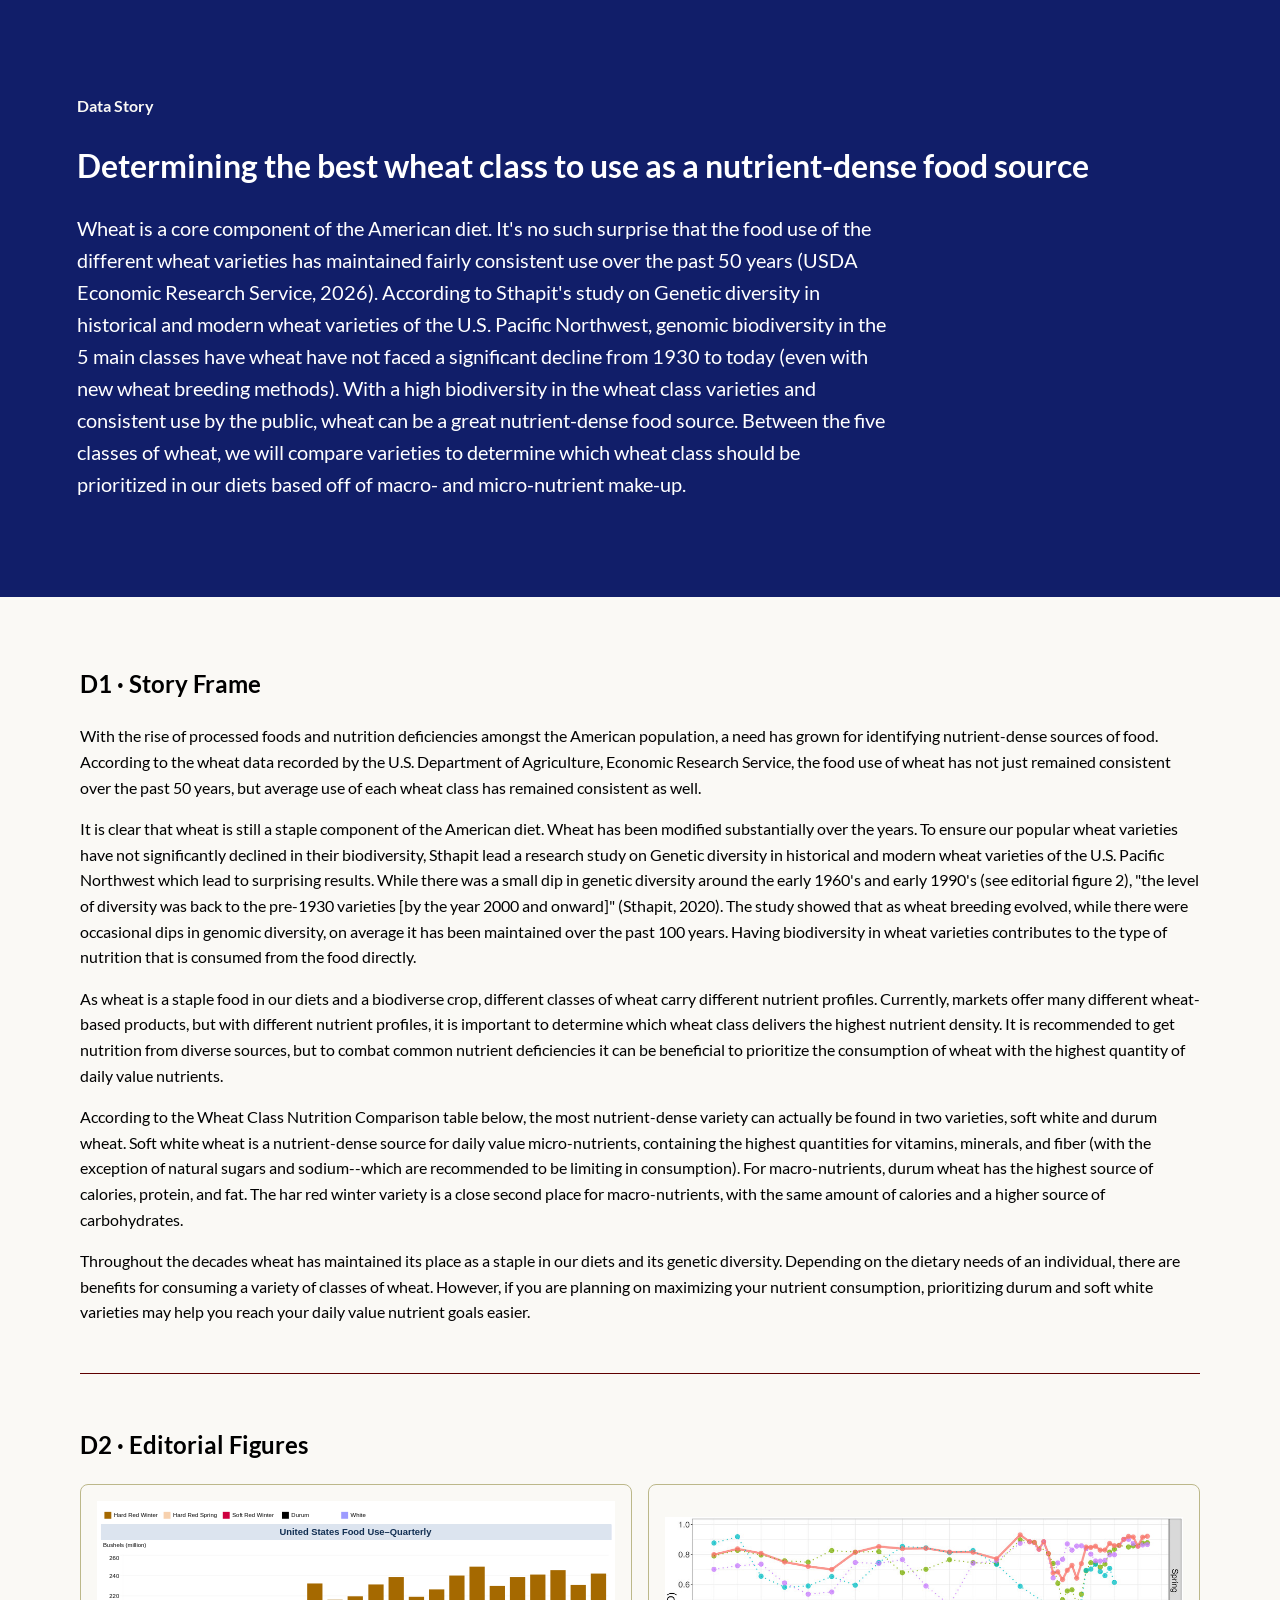
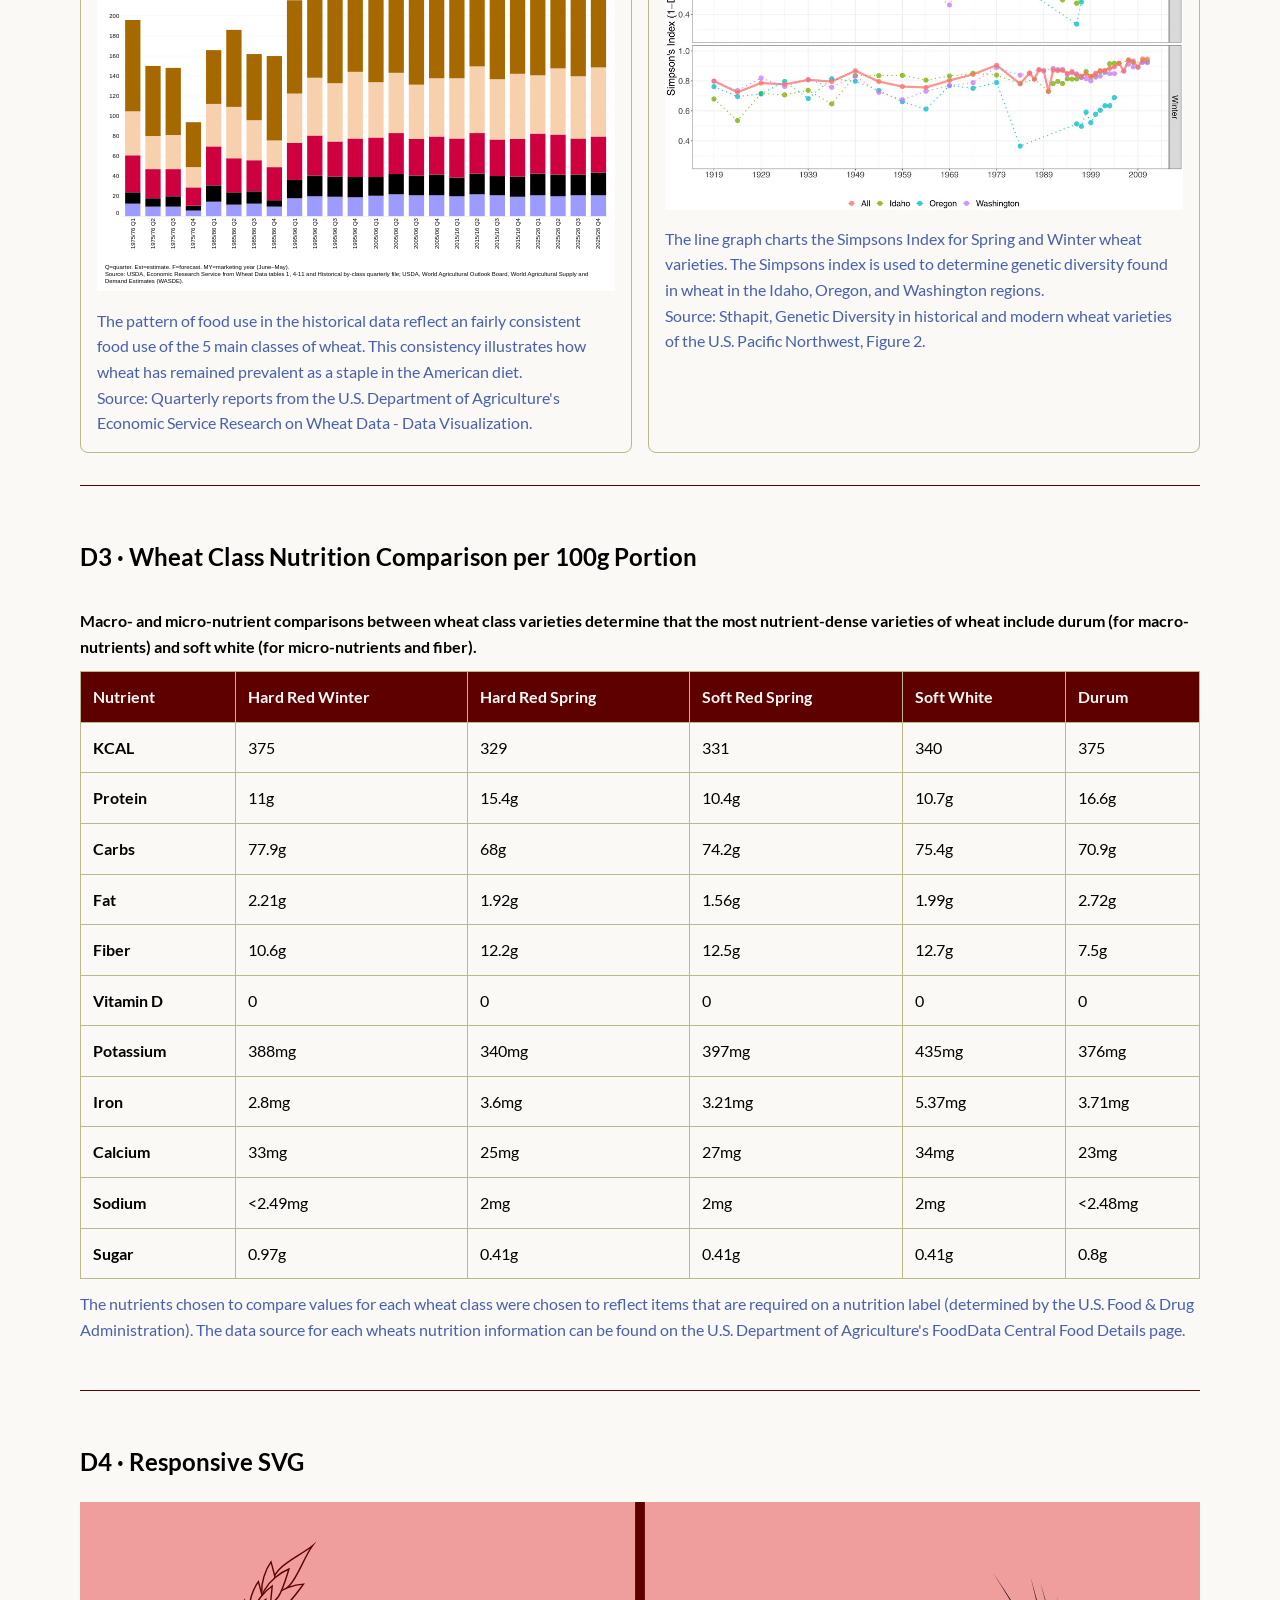
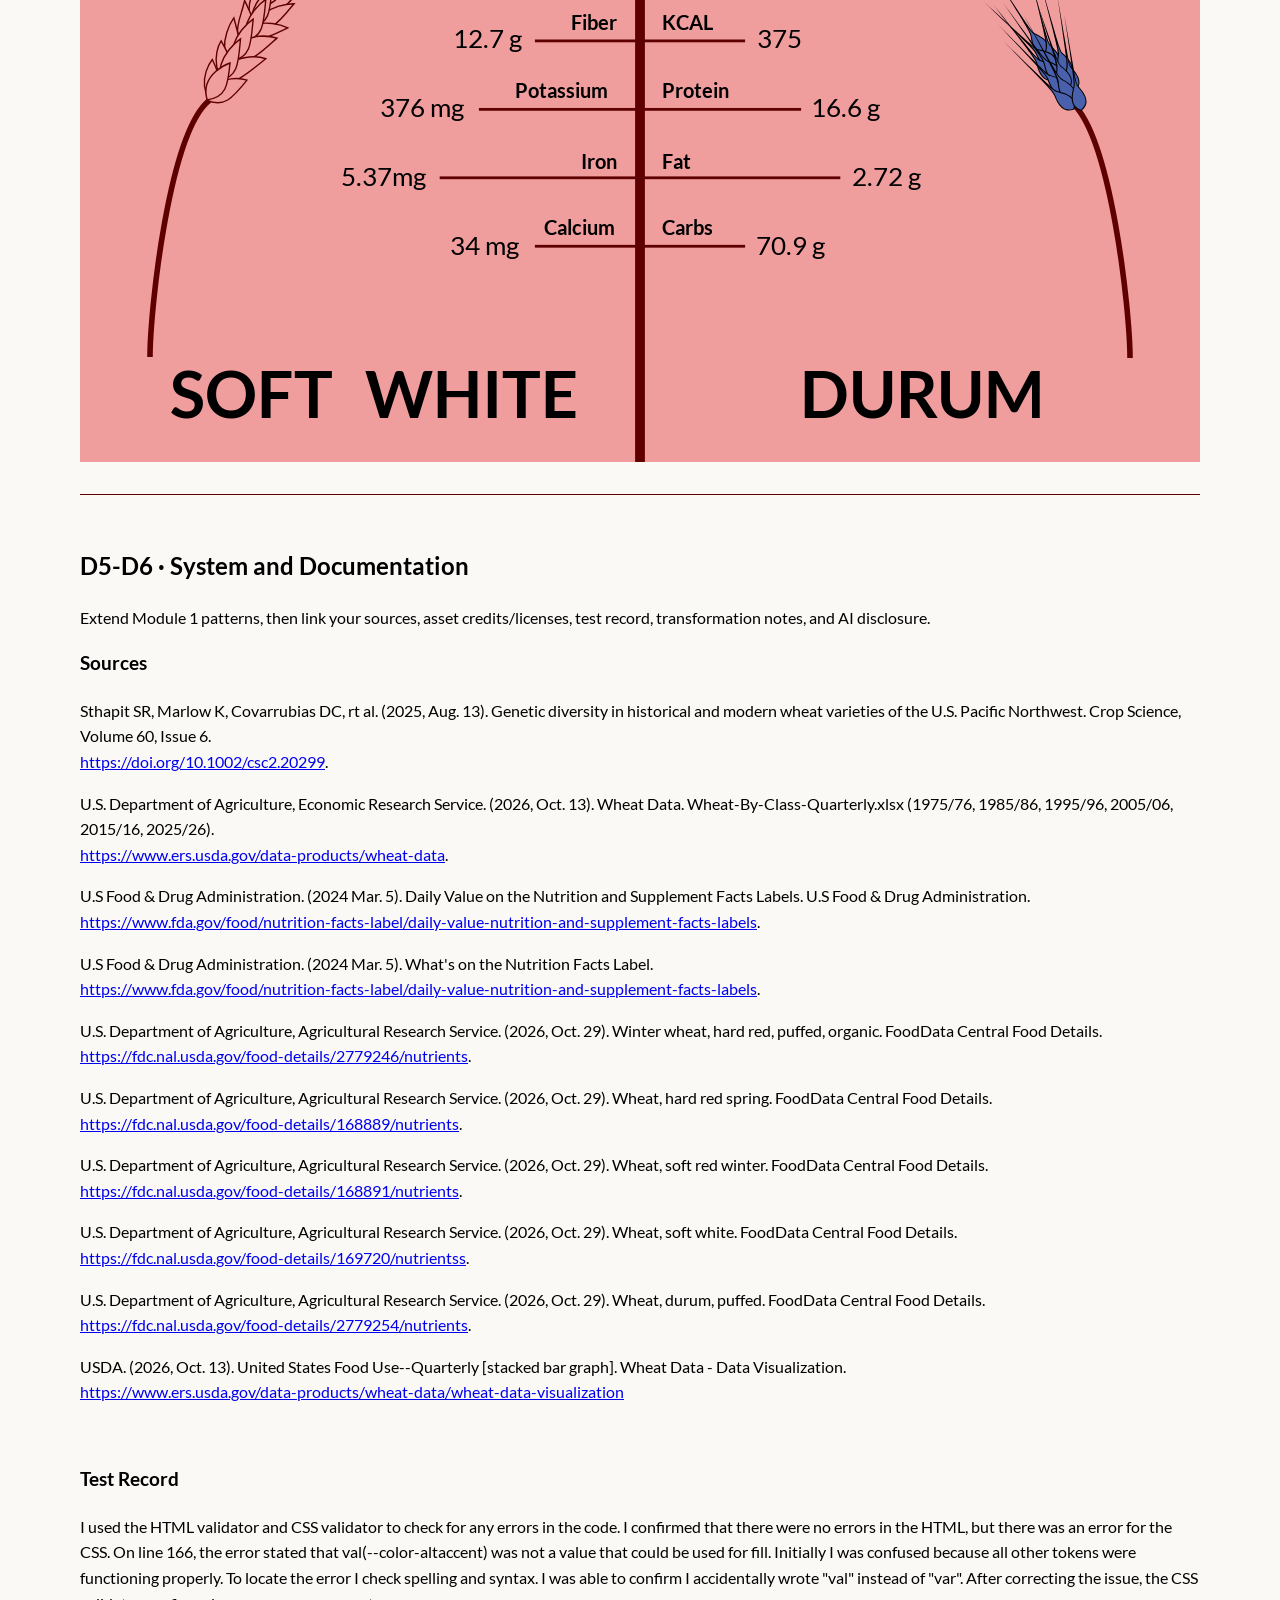
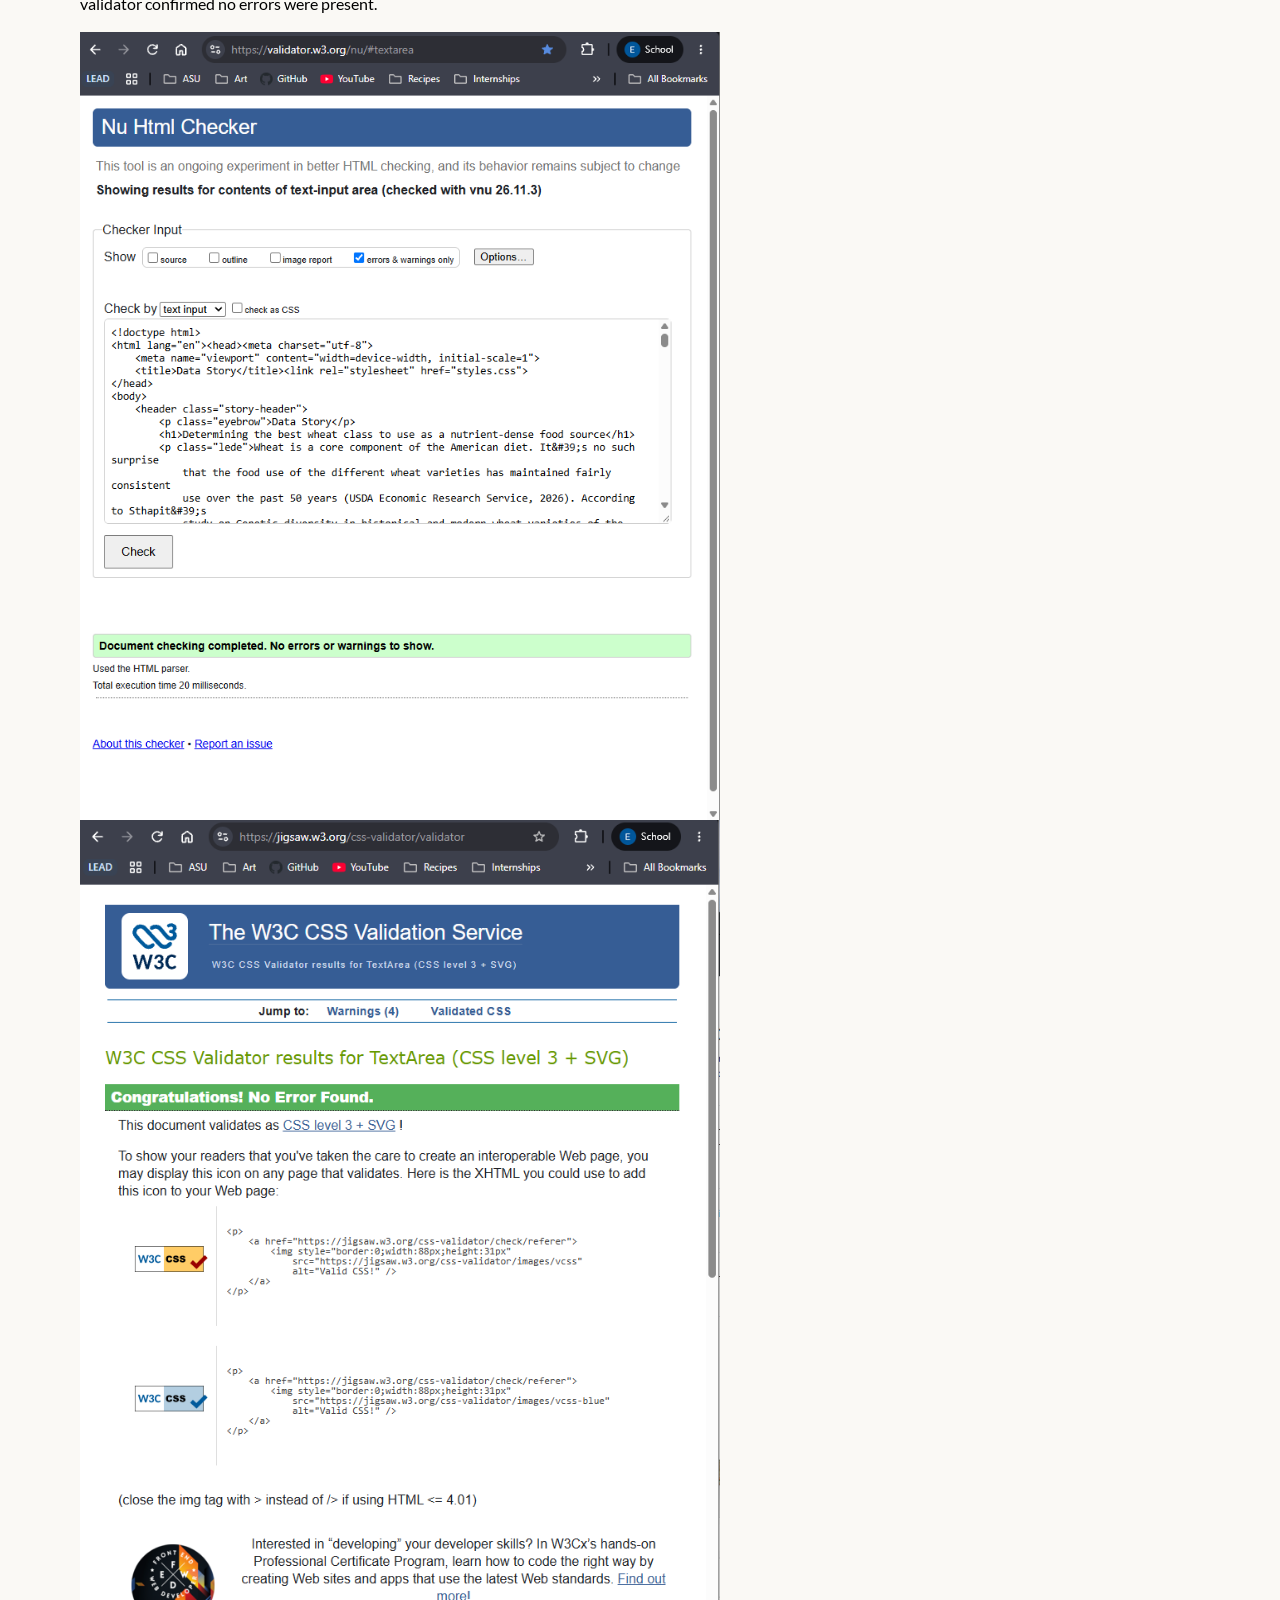
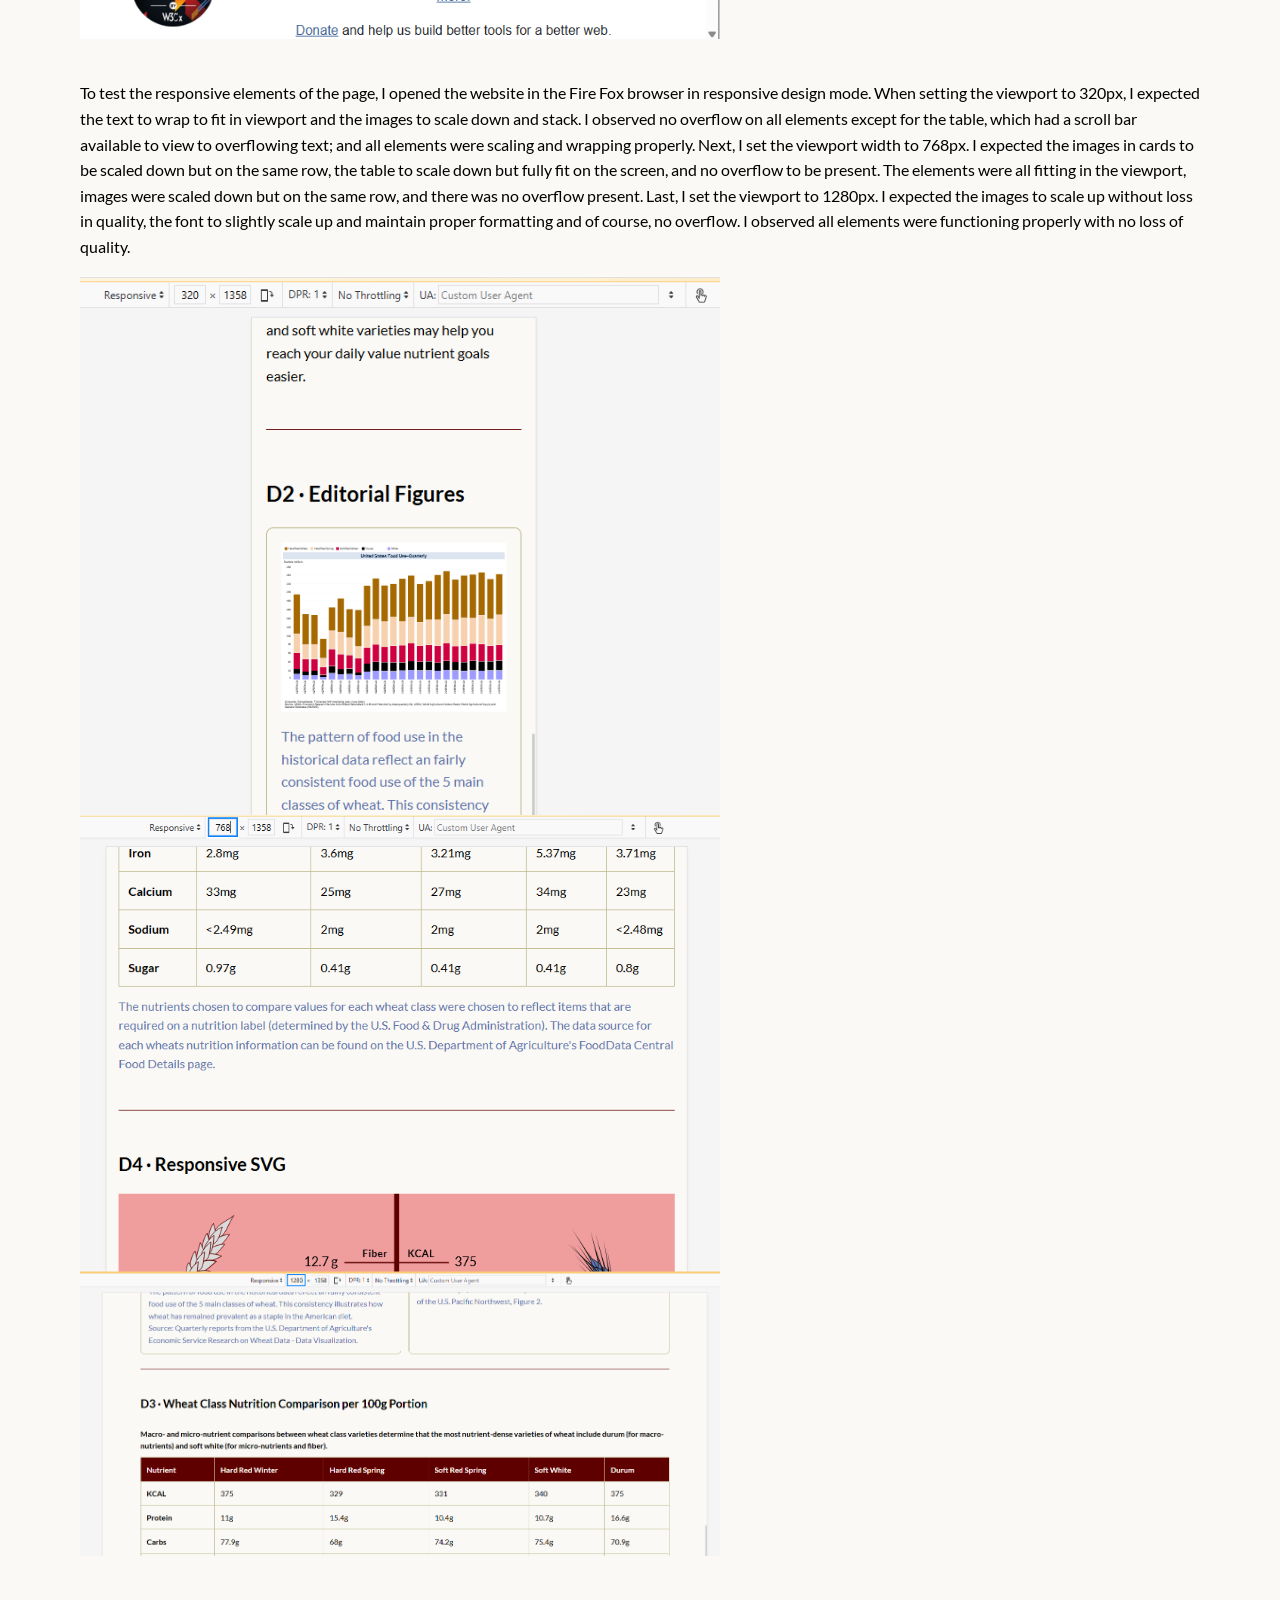
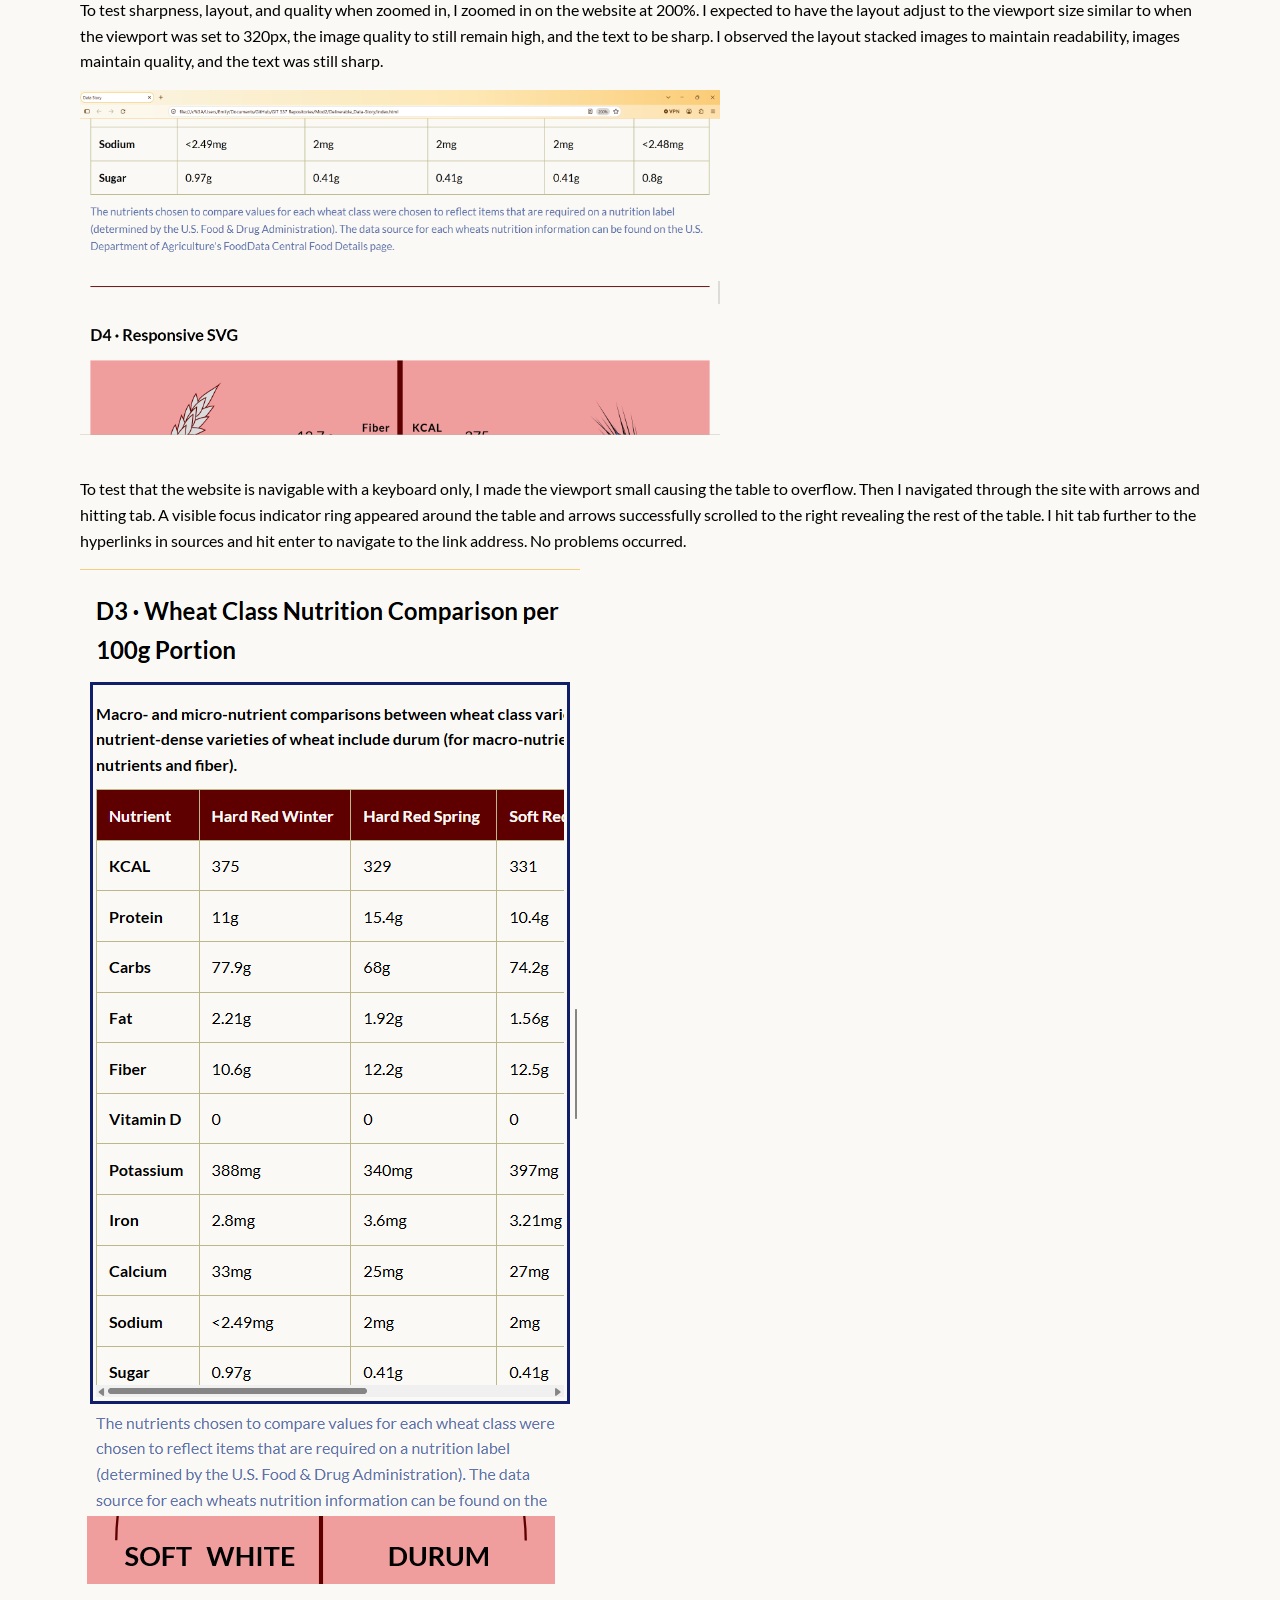
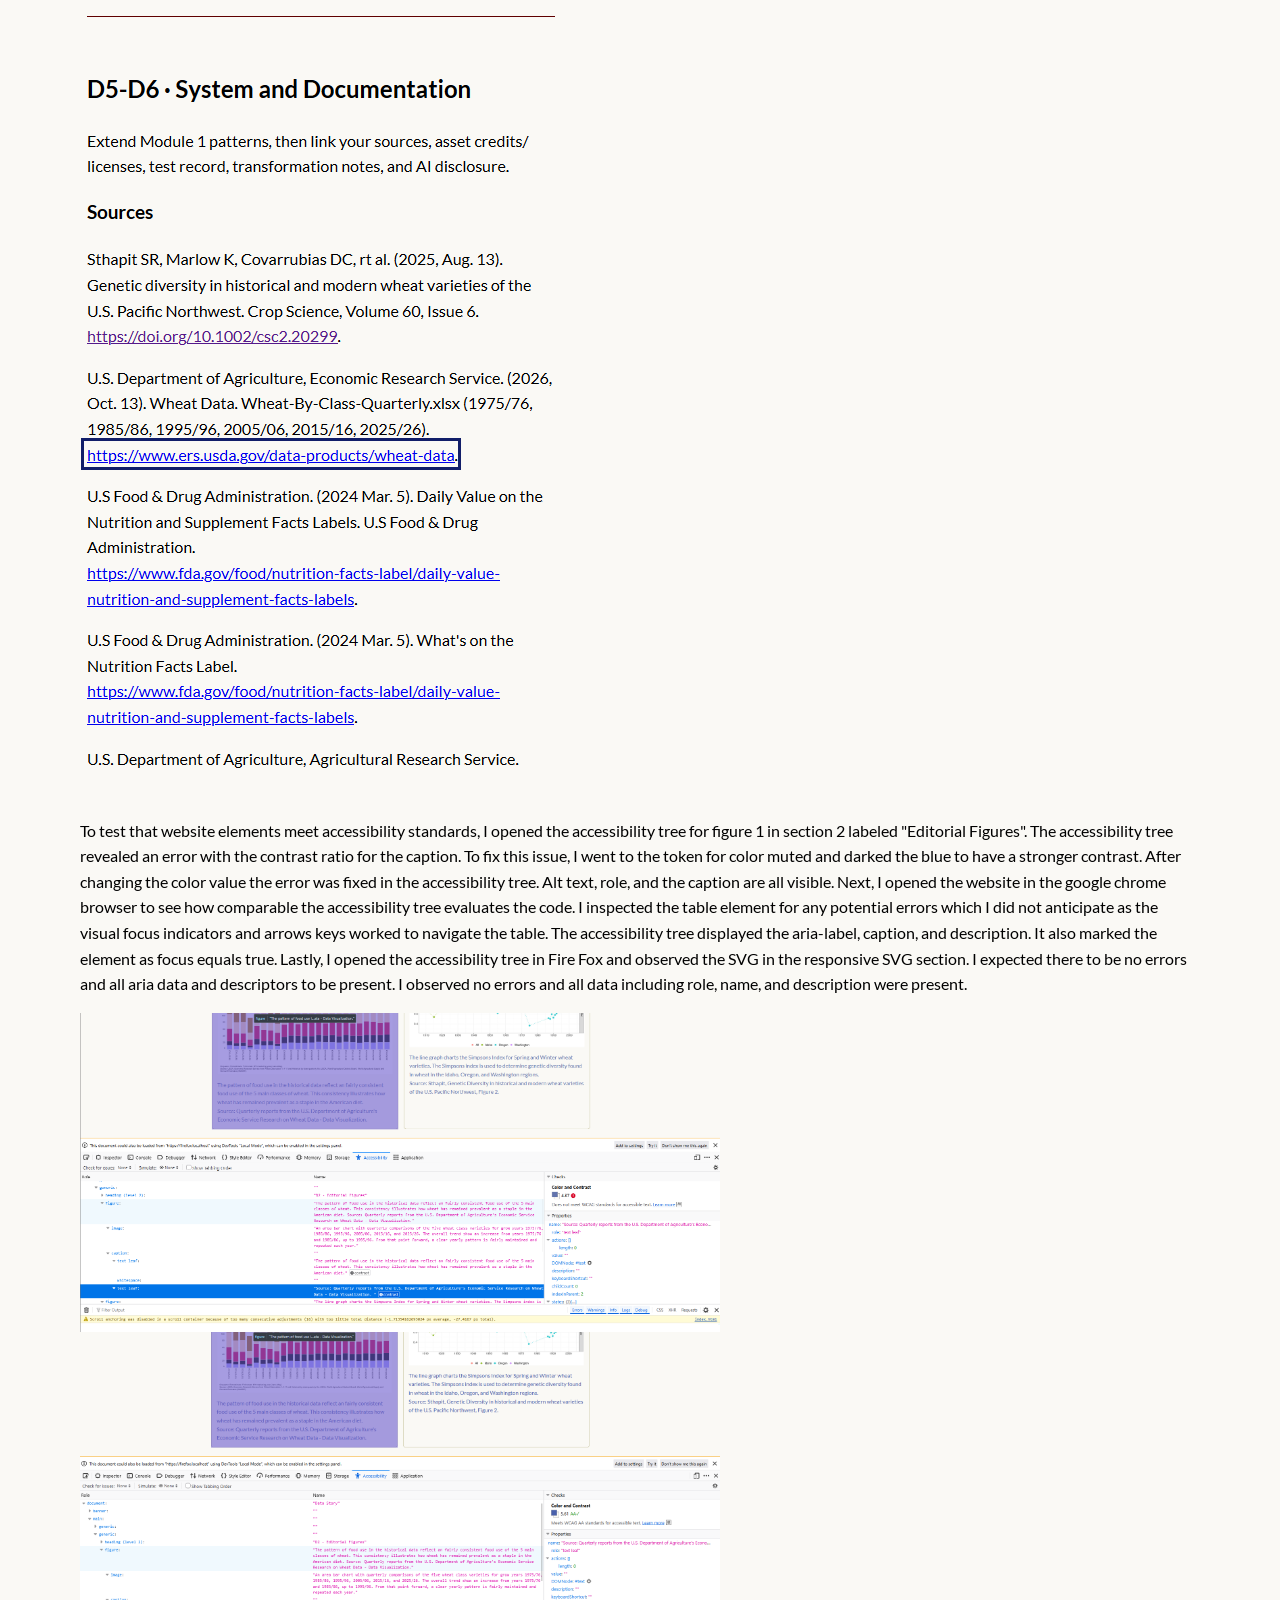
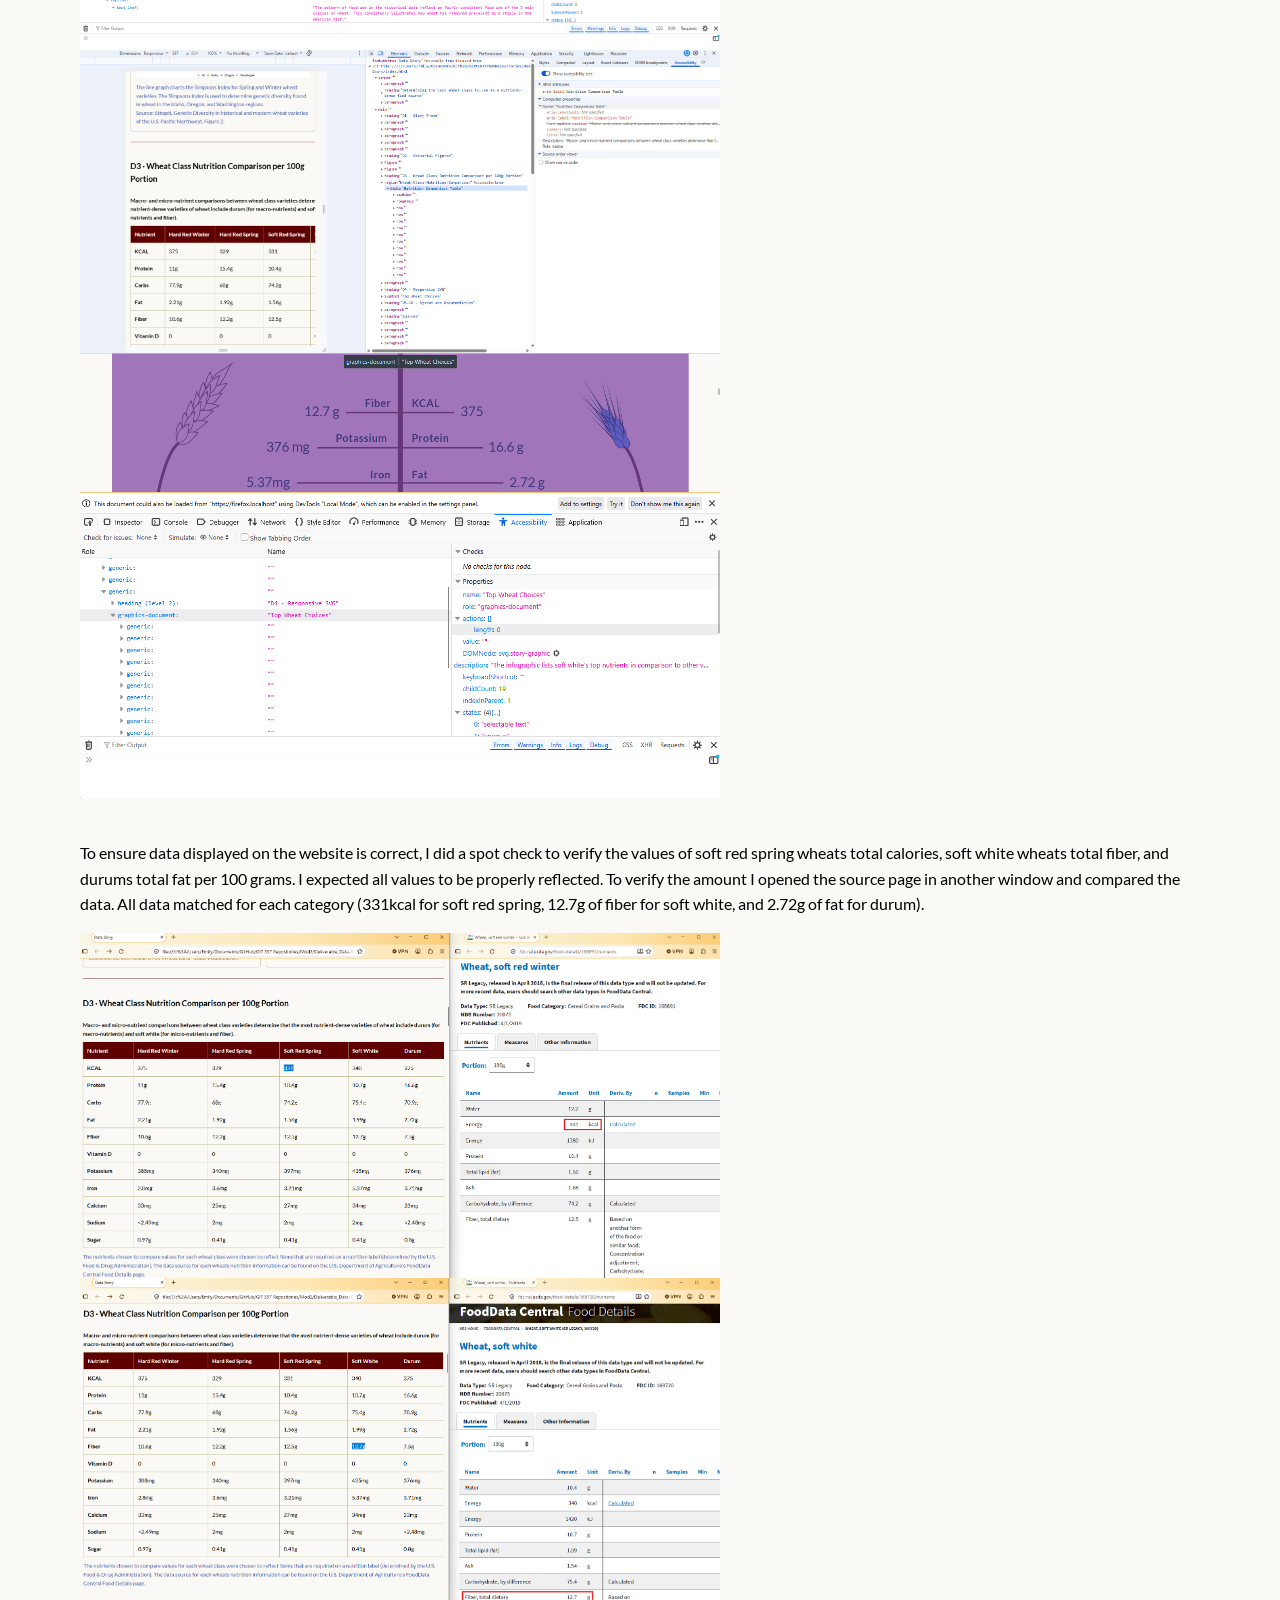
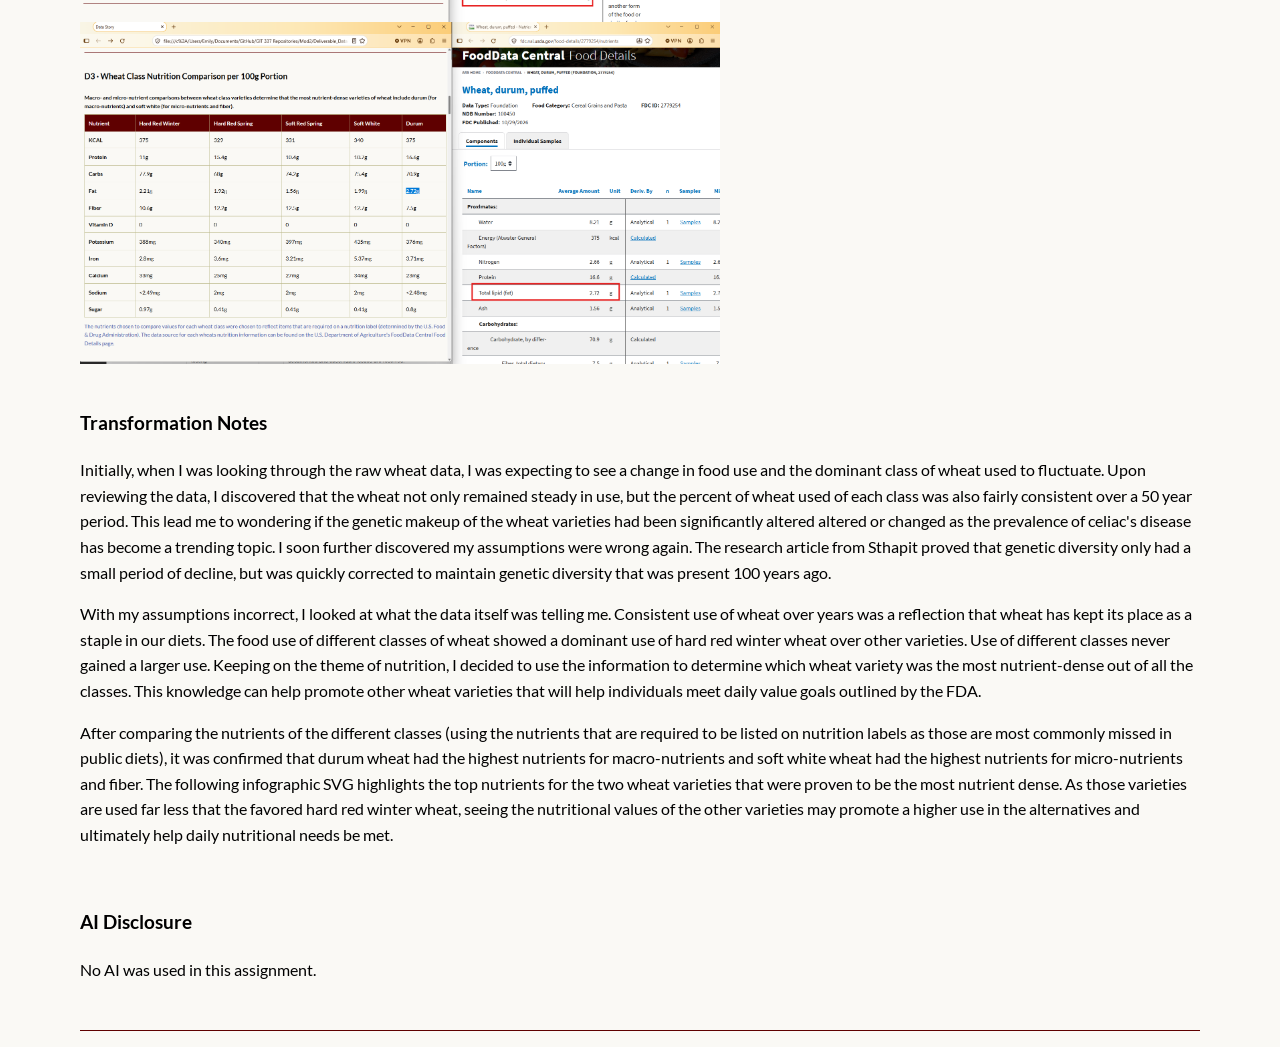
<file: index.html>
<!doctype html>
<html lang="en"><head><meta charset="utf-8">
    <meta name="viewport" content="width=device-width, initial-scale=1">
    <title>Data Story</title><link rel="stylesheet" href="styles.css">
</head>
<body>
    <header class="story-header">
        <p class="eyebrow">Data Story</p>
        <h1>Determining the best wheat class to use as a nutrient-dense food source</h1>
        <p class="lede">Wheat is a core component of the American diet. It&#39;s no such surprise 
            that the food use of the different wheat varieties has maintained fairly consistent 
            use over the past 50 years (USDA Economic Research Service, 2026). According to Sthapit&#39;s 
            study on Genetic diversity in historical and modern wheat varieties of the U.S. Pacific 
            Northwest, genomic biodiversity in the 5 main classes have wheat have not faced a significant 
            decline from 1930 to today (even with new wheat breeding methods). With a high biodiversity 
            in the wheat class varieties and consistent use by the public, wheat can be a great 
            nutrient-dense food source. Between the five classes of wheat, we will compare varieties 
            to determine which wheat class should be prioritized in our diets based off of macro- and 
            micro-nutrient make-up. </p>
    </header>
    <main>
        <section id="story-frame">
            <h2>D1 · Story Frame</h2>
            <p>
                With the rise of processed foods and nutrition deficiencies amongst the American population, 
                a need has grown for identifying nutrient-dense sources of food. According to the wheat data 
                recorded by the U.S. Department of Agriculture, Economic Research Service, the food use of 
                wheat has not just remained consistent over the past 50 years, but average use of each wheat 
                class has remained consistent as well. 
            </p>
            <p>
                It is clear that wheat is still a staple component of the American diet. Wheat has been modified 
                substantially over the years. To ensure our popular wheat varieties have not significantly declined 
                in their biodiversity, Sthapit lead a research study on Genetic diversity in historical and modern 
                wheat varieties of the U.S. Pacific Northwest which lead to surprising results. While there was a 
                small dip in genetic diversity around the early 1960&#39;s and early 1990&#39;s (see editorial figure 2), &quot;the level of diversity was 
                back to the pre-1930 varieties [by the year 2000 and onward]&quot; (Sthapit, 2020). The study showed that 
                as wheat breeding evolved, while there were occasional dips in genomic diversity, on average it has 
                been maintained over the past 100 years. Having biodiversity in wheat varieties contributes to the 
                type of nutrition that is consumed from the food directly. 
            </p>
            <p>
                As wheat is a staple food in our diets and a biodiverse crop, different classes of wheat carry 
                different nutrient profiles. Currently, markets offer many different wheat-based products, but 
                with different nutrient profiles, it is important to determine which wheat class delivers the highest 
                nutrient density. It is recommended to get nutrition from diverse sources, but to combat common 
                nutrient deficiencies it can be beneficial to prioritize the consumption of wheat with the highest 
                quantity of daily value nutrients. 
            </p>
            <p>
                According to the Wheat Class Nutrition Comparison table below, the most nutrient-dense variety can actually
                be found in two varieties, soft white and durum wheat. Soft white wheat is a nutrient-dense source for daily 
                value micro-nutrients, containing the highest quantities for vitamins, minerals, and fiber (with the exception of 
                natural sugars and sodium--which are recommended to be limiting in consumption). For macro-nutrients, durum wheat 
                has the highest source of calories, protein, and fat. The har red winter variety is a close second place for macro-nutrients,
                with the same amount of calories and a higher source of carbohydrates. 
            </p>
            <p>
                Throughout the decades wheat has maintained its place as a staple in our diets and its genetic diversity. Depending on 
                the dietary needs of an individual, there are benefits for consuming a variety of classes of wheat. However, if you are 
                planning on maximizing your nutrient consumption, prioritizing durum and soft white varieties may help you reach 
                your daily value nutrient goals easier. 
            </p>
        </section>
        <section id="figures">
            <h2>D2 · Editorial Figures</h2>
            <div class="story-grid">
                <figure>
                    <img src="images/USDA_Wheat_Food-Use.svg" 
                        alt="An area bar chart with quarterly comparisons of the five wheat class varieties for 
                            grow years 1975/76, 1985/86, 1995/96, 2005/06, 2015/16, and 2025/26. The overall trend 
                            show an increase from years 1975/76 and 1985/86, up to 1995/96. From that point forward,
                            a clear yearly pattern is fairly maintained and repeated each year." 
                        width="800" height="450">
                <figcaption>
                    The pattern of food use in the historical data reflect an fairly consistent food use of the 5 main classes of wheat. 
                    This consistency illustrates how wheat has remained prevalent as a staple in the 
                    American diet.<br>Source: Quarterly reports from the U.S. Department of Agriculture&#39;s Economic Service Research on 
                    Wheat Data - Data Visualization.
                </figcaption>
                </figure>
                <figure>
                    <img src="images/Wiley_Genetic-Diversity.jpg" 
                    alt="Line chart data presents a consistent average for genetic diversity
                        in Spring and Winter wheat varieties with a large drop (especially for Oregon) from
                        1979 to 1999 when the genetic diversity started returning to its previous average
                         (around 0.8 on the Simpson Index)." 
                    width="800" height="450" id="gene-tracker-img">
                    <figcaption>The line graph charts the Simpsons Index for Spring and Winter wheat 
                        varieties. The Simpsons index is used to determine genetic diversity found in 
                        wheat in the Idaho, Oregon, and Washington regions. 
                        <br>Source: Sthapit, Genetic Diversity in historical and modern wheat varieties 
                        of the U.S. Pacific Northwest, Figure 2.
                    </figcaption>
                </figure>
            </div>
        </section>
        <section id="data-table">
            <h2>D3 · Wheat Class Nutrition Comparison per 100g Portion</h2>
            <div class="table-region" role="region" aria-label="Wheat-Class-Nutrition-Comparison" tabindex="0">
                <table aria-label="Nutrition Comparison Table">
                    <caption>Macro- and micro-nutrient comparisons between wheat class varieties 
                        determine that the most nutrient-dense varieties of wheat include durum (for macro-nutrients)
                        and soft white (for micro-nutrients and fiber). 
                    </caption>
                    <thead>
                        <tr>
                            <th scope="col">Nutrient</th>
                            <th scope="col">Hard Red Winter</th>
                            <th scope="col">Hard Red Spring</th>
                            <th scope="col">Soft Red Spring</th>
                            <th scope="col">Soft White</th>
                            <th scope="col">Durum</th>
                        </tr>
                    </thead>
                    <tbody>
                        <tr>
                            <th scope="row">KCAL</th>
                            <td>375</td>
                            <td>329</td>
                            <td>331</td>
                            <td>340</td>
                            <td>375</td>
                        </tr>
                        <tr>
                            <th scope="row">Protein</th>
                            <td>11g</td>
                            <td>15.4g</td>
                            <td>10.4g</td>
                            <td>10.7g</td>
                            <td>16.6g</td>
                        </tr>
                        <tr>
                            <th scope="row">Carbs</th>
                            <td>77.9g</td>
                            <td>68g</td>
                            <td>74.2g</td>
                            <td>75.4g</td>
                            <td>70.9g</td>
                        </tr>
                        <tr>
                            <th scope="row">Fat</th>
                            <td>2.21g</td>
                            <td>1.92g</td>
                            <td>1.56g</td>
                            <td>1.99g</td>
                            <td>2.72g</td>
                        </tr>
                        <tr>
                            <th scope="row">Fiber</th>
                            <td>10.6g</td>
                            <td>12.2g</td>
                            <td>12.5g</td>
                            <td>12.7g</td>
                            <td>7.5g</td>
                        </tr>
                        <tr>
                            <th scope="row">Vitamin D</th>
                            <td>0</td>
                            <td>0</td>
                            <td>0</td>
                            <td>0</td>
                            <td>0</td>
                        </tr>
                        <tr>
                            <th scope="row">Potassium</th>
                            <td>388mg</td>
                            <td>340mg</td>
                            <td>397mg</td>
                            <td>435mg</td>
                            <td>376mg</td>
                        </tr>
                        <tr>
                            <th scope="row">Iron</th>
                            <td>2.8mg</td>
                            <td>3.6mg</td>
                            <td>3.21mg</td>
                            <td>5.37mg</td>
                            <td>3.71mg</td>
                        </tr>
                        <tr>
                            <th scope="row">Calcium</th>
                            <td>33mg</td>
                            <td>25mg</td>
                            <td>27mg</td>
                            <td>34mg</td>
                            <td>23mg</td>
                        </tr>
                        <tr>
                            <th scope="row">Sodium</th>
                            <td>&lt;2.49mg</td>
                            <td>2mg</td>
                            <td>2mg</td>
                            <td>2mg</td>
                            <td>&lt;2.48mg</td>
                        </tr>
                        <tr>
                            <th scope="row">Sugar</th>
                            <td>0.97g</td>
                            <td>0.41g</td>
                            <td>0.41g</td>
                            <td>0.41g</td>
                            <td>0.8g</td>
                        </tr>
                    </tbody>
                </table>
            </div>
            <p class="source-note">
                The nutrients chosen to compare values for each wheat 
                class were chosen to reflect items that are required on a nutrition label (determined by the U.S. Food &
                 Drug Administration). The data source for each wheats nutrition information can be found on the U.S. 
                 Department of Agriculture's FoodData Central Food Details page.
            </p>
        </section>
        <section id="vector-story">
            <h2>D4 · Responsive SVG</h2>
            <svg class="story-graphic" xmlns="http://www.w3.org/2000/svg" viewBox="0 0 800 400" 
                aria-labelledby="An infographic featuring an illustration of soft white and durum 
                wheat varieties. There are bullets listing the nutrients that they have the highest amount 
                of nutrients in compared to other varieties (micro-nutrients for soft white and macro-nutrients for durum).">
                <title id="graphic-title">Top Wheat Choices</title>
                <desc id="graphic-desc">The infographic lists soft white's top nutrients in comparison to 
                    other varieties: 12.7g fiber, 376mg potassium, 5.37mg iron, and 34mg of calcium. 
                    For durum it list 375 calories, 16.6g protein, 2.72g fat, and 70.9g carbs (it should be 
                    noted that red hard winter wheat has higher carbs but for macro-nutrients durum is the most nutrient-dense).
                </desc>
                <defs>
                <style>
                .cls-1 {
                    letter-spacing: 0em;
                }

                .cls-2 {
                    font-size: 20px;
                }

                .cls-2, .cls-3 {
                    font-family: MyriadPro-Regular, 'Myriad Pro';
                }

                .cls-4 {
                    letter-spacing: 0em;
                }

                .cls-5, .cls-6, .cls-7, .cls-8 {
                    stroke: #000;
                    stroke-miterlimit: 10;
                }

                .cls-5, .cls-7 {
                    fill: #dbdbdb;
                }

                .cls-9 {
                    font-family: Lato-Heavy, Lato;
                    font-size: 14px;
                    font-weight: 800;
                }

                .cls-15 {
                    fill: #999;
                }

                .cls-6 {
                    stroke-width: 4px;
                }

                .cls-6, .cls-8 {
                    fill: none;
                }

                .cls-7 {
                    stroke-width: 1.1px;
                }

                .cls-3 {
                    font-size: 52px;
                }

                .cls-8 {
                    stroke-width: 7px;
                }

                .cls-23 {
                    fill: #e6e6e6;
                }

                </style>
                </defs>
                <g id="SVG_background">
                    <rect class="cls-23" width="800" height="400"/>
                </g>
                <g id="divider">
                    <line class="cls-8" x1="400" x2="400" y2="400"/>
                </g>
                <g id="label_lines">
                    <rect class="lines" id="LL_4" x="324.92" y="98.21" width="150.16" height="2"/>
                    <rect class="lines" id="LL_3" x="284.92" y="147.11" width="230.16" height="2"/>
                    <rect class="lines" id="LL_2" x="256.92" y="196" width="286.16" height="2"/>
                    <rect class="lines" id="LL_1" x="324.92" y="244.9" width="150.16" height="2"/>
                    <text class="cls-9" transform="translate(415.84 91.67)"><tspan x="0" y="0">KCAL</tspan></text>
                    <text class="cls-9" transform="translate(350.94 91.67)"><tspan x="0" y="0">Fiber</tspan></text>
                    <text class="cls-9" transform="translate(415.84 139.67)"><tspan x="0" y="0">Protein</tspan></text>
                    <text class="cls-9" transform="translate(318.6 139.67)"><tspan x="-8" y="0">Potassium</tspan></text>
                    <text class="cls-9" transform="translate(415.84 190.93)"><tspan x="0" y="0">Fat</tspan></text>
                    <text class="cls-9" transform="translate(357.97 190.93)"><tspan x="0" y="0">Iron</tspan></text>
                    <text class="cls-9" transform="translate(415.84 237.75)"><tspan x="0" y="0">Carbs</tspan></text>
                    <text class="cls-9" transform="translate(333.14 237.75)"><tspan x="-2" y="0">Calcium</tspan></text>
                    <text class="cls-2" transform="translate(483.32 104.55)"><tspan x="0" y="0">375</tspan></text>
                    <text class="cls-2" transform="translate(266.52 104.55)"><tspan x="0" y="0">12.7 g</tspan></text>
                    <text class="cls-2" transform="translate(522.16 153.74)"><tspan x="0" y="0">16.6 g</tspan></text>
                    <text class="cls-2" transform="translate(214.01 153.74)"><tspan x="0" y="0">376 mg</tspan></text>
                    <text class="cls-2" transform="translate(551.33 202.63)"><tspan x="0" y="0">2.72 g</tspan></text>
                    <text class="cls-2" transform="translate(186.43 202.63)"><tspan x="0" y="0">5.37mg</tspan></text>
                    <text class="cls-2" transform="translate(483.08 251.9)"><tspan x="0" y="0">70.9 g</tspan></text>
                    <text class="cls-2" transform="translate(264.49 251.9)"><tspan x="0" y="0">34 mg</tspan></text>
                </g>
                <g id="Text_Soft-white">
                    <text class="cls-3" transform="translate(203.9 368.52)"><tspan x="0" y="0">WHITE</tspan></text>
                    <text class="cls-3" transform="translate(64.24 368.52)"><tspan x="0" y="0">SOFT</tspan></text>
                </g>
                <g id="Text_Durum">
                    <text class="cls-3" transform="translate(514.15 368.46)"><tspan x="0" y="0">DURUM</tspan></text>
                </g>
                <g id="Soft-White">
                    <path id="sw_stem" class="cls-6" d="M50,325c0-33.13,13.55-160.85,42.64-183.47"/>
                    <g id="wheat-berry">
                    <path id="sw_wb_top" class="cls-5" d="M135.94,64.76c-.72-18.85,18.18-23.79,30.08-33.47-8.78,11.48-13.4,36.92-30.08,33.47Z"/>
                    <path id="sw_wb_r6_a" class="cls-5" d="M132.83,75.59c-8.58-16.09,3.61-32.81,3.61-32.81,4.47,16.37,8.01,26.29-3.61,32.81Z"/>
                    <path id="sw_wb_r6_c" class="cls-5" d="M131.63,76.07c7.35-16.68,28.04-17.43,28.04-17.43-10.11,13.63-15.73,22.54-28.04,17.43Z"/>
                    <path id="sw_wb_r6_b" class="cls-5" d="M128.58,73.61c1.4-18.18,20.67-25.74,20.67-25.74-5.02,16.21-7.36,26.48-20.67,25.74Z"/>
                    <path id="sw_wb_r5_a" class="cls-5" d="M123.8,89.7c-8.58-16.09,3.61-32.81,3.61-32.81,4.47,16.37,8.01,26.29-3.61,32.81Z"/>
                    <path id="sw_wb_r5_c" class="cls-5" d="M124.01,88.61c8.2-16.28,28.89-15.97,28.89-15.97-10.8,13.09-16.86,21.71-28.89,15.97Z"/>
                    <path id="sw_wb_r5_b" class="cls-5" d="M122.51,89.54c-2.47-18.06,14.77-29.53,14.77-29.53-1.49,16.9-1.6,27.44-14.77,29.53Z"/>
                    <path id="sw_wb_r4_a" class="cls-5" d="M119.64,103.32c-12.52-8.5-5.37-18.11-2.04-32.95,7.19,15.37,12.38,24.54,2.04,32.95Z"/>
                    <path id="sw_wb_r4_c" class="cls-5" d="M115.47,92.28c14.26-11.36,32.92-2.42,32.92-2.42-15.29,7.37-24.4,12.66-32.92,2.42Z"/>
                    <path id="sw_wb_r4_b" class="cls-5" d="M117.94,99.06c-2.47-18.06,14.77-29.53,14.77-29.53-1.49,16.9-1.6,27.44-14.77,29.53Z"/>
                    <path id="sw_wb_r3_a" class="cls-5" d="M106.28,115.62c-8.58-16.09,3.61-32.81,3.61-32.81,4.47,16.37,8.01,26.29-3.61,32.81Z"/>
                    <path id="sw_wb_r3_c" class="cls-7" d="M106.73,110.08c10.97-20.54,33.93-12.85,33.93-12.85-13.8,12.55-21.74,20.97-33.93,12.85Z"/>
                    <path id="sw_wb_r3_b" class="cls-5" d="M108.91,113.16c-2.47-18.06,14.77-29.53,14.77-29.53-1.49,16.9-1.6,27.44-14.77,29.53Z"/>
                    <path id="sw_wb_r2_a" class="cls-5" d="M101.16,127.42c-8.58-16.09-.35-28.21-.35-28.21,7.86,14.05,11.97,21.69.35,28.21Z"/>
                    <path id="sw_wb_r2_c" class="cls-5" d="M98.1,123.94c14.43-19.39,34.61-11.97,34.61-11.97-20.18,16.21-24.09,20.16-34.61,11.97Z"/>
                    <path id="sw_wb_r2_b" class="cls-5" d="M99.88,127.27c-2.47-18.06,14.77-29.53,14.77-29.53-1.49,16.9-1.6,27.44-14.77,29.53Z"/>
                    <path id="sw_wb_r1_a" class="cls-5" d="M92.13,141.53c-8.58-16.09,2.39-29.02,2.39-29.02,5.85,12.33,9.23,22.5-2.39,29.02Z"/>
                    <path id="sw_wb_r1_c" class="cls-5" d="M90.6,141.47c7.93-21.42,28.68-14.2,28.68-14.2-10.62,13.23-16.57,19.78-28.68,14.2Z"/>
                    <path id="sw_wb_r1_b" class="cls-5" d="M90.84,141.37c-5.59-18.76,16.3-26.39,16.3-26.39-1.49,16.9-3.13,24.31-16.3,26.39Z"/>
                    </g>
                </g>
                <g id="Durum">
                    <path id="d_stem" class="cls-6" d="M750,325.77c0-33.13-13.55-160.85-42.64-183.47"/>
                    <g id="wheat-berry-2" data-name="wheat-berry">
                    <g id="d_wb_r4_top">
                        <path class="cls-15" d="M689.01,108.99c-7.45,0-8.88-8.71-9.48-12.43l-.06-.38c-.39-2.31-1.48-4.58-12.59-22.61,11.39,17.29,12.65,19,14.89,20.46.37.24.9.51,1.57.86,2.64,1.36,7.05,3.63,8.26,7.48.62,1.96.33,4.14-.87,6.48-.6.09-1.18.14-1.72.14Z"/>
                        <path class="d-outline" d="M676.03,87.96c3.12,4.49,4.14,5.48,5.53,6.38.39.25.92.53,1.6.88,2.58,1.33,6.91,3.56,8.08,7.26.57,1.81.32,3.84-.76,6.03-.51.07-1,.11-1.48.11-7.13,0-8.52-8.49-9.11-12.12l-.06-.38c-.25-1.5-.72-2.86-3.8-8.16h0ZM652.2,50.59c24.82,39.98,26.39,42.67,26.89,45.66.57,3.4,1.87,13.12,9.92,13.12.62,0,1.27-.06,1.97-.18,5.19-9.88-6.5-13.84-9.01-15.47-2.91-1.89-4.48-4.75-29.77-43.13h0Z"/>
                    </g>
                    <g id="d_wb_r4_c">
                        <path class="cls-15" d="M697.01,119.36c-2.42-.39-4.26-1.42-5.47-3.06-2.67-3.62-1.77-9.36-1.34-12.11l.06-.38c.36-2.34.08-4.58-4.88-25.36,5.4,19.93,6.07,21.95,7.74,24.03.28.34.7.77,1.22,1.31,2.08,2.11,5.56,5.65,5.51,9.69-.02,2.05-.98,4.03-2.85,5.89Z"/>
                        <path class="d-outline" d="M689.57,94.92c1.56,5.24,2.22,6.49,3.26,7.79.29.36.71.79,1.25,1.34,2.04,2.07,5.45,5.54,5.41,9.42-.02,1.9-.9,3.74-2.6,5.49-2.23-.4-3.92-1.37-5.04-2.88-2.57-3.49-1.69-9.13-1.27-11.83l.06-.38c.23-1.5.21-2.95-1.06-8.94h0ZM678.6,51.98c11.1,45.73,11.75,48.78,11.29,51.77-.56,3.67-2.6,14.57,7.25,16.01,8.01-7.77-1.85-15.18-3.73-17.51-2.18-2.71-2.77-5.91-14.82-50.27h0Z"/>
                    </g>
                    <g id="d_wb_r4_a">
                        <path class="cls-15" d="M693.34,118.58c-5.84,0-8.9-6.98-10.21-9.96l-.15-.35c-.95-2.14-2.58-4.07-17.82-18.77,15.34,13.92,16.98,15.26,19.52,16.12.42.14,1,.27,1.74.44,2.89.66,7.73,1.77,9.86,5.19,1.08,1.74,1.34,3.93.77,6.49-1.29.56-2.53.84-3.7.84Z"/>
                        <path d="M677.61,101.16c4.14,3.57,5.37,4.27,6.94,4.81.44.15,1.03.28,1.77.45,2.83.65,7.58,1.73,9.63,5.02,1,1.61,1.26,3.64.77,6.03-1.18.49-2.31.73-3.38.73-5.59,0-8.59-6.82-9.87-9.73l-.15-.35c-.62-1.39-1.41-2.6-5.71-6.96h0ZM645.23,70.89c33.99,32.55,36.18,34.76,37.4,37.53,1.26,2.85,4.38,10.53,10.71,10.53,1.22,0,2.56-.29,4.03-.95,2.57-10.86-9.73-11.79-12.57-12.75-3.29-1.11-5.52-3.49-39.57-34.36h0Z"/>
                    </g>
                    <g id="d_wb_r3_c">
                        <path class="cls-15" d="M705.89,124.98c-2.43-.34-4.29-1.34-5.53-2.95-2.74-3.57-1.95-9.32-1.58-12.09l.05-.38c.31-2.32-.07-4.82-5.4-25.32,5.81,19.88,6.52,21.89,8.24,23.94.28.34.71.76,1.25,1.28,2.12,2.07,5.67,5.54,5.7,9.57.02,2.05-.9,4.05-2.73,5.94Z"/>
                        <path d="M697.97,100.7c1.67,5.21,2.35,6.45,3.41,7.72.3.35.73.78,1.28,1.31,2.08,2.03,5.56,5.43,5.59,9.31.01,1.9-.82,3.76-2.49,5.54-2.23-.35-3.95-1.29-5.1-2.78-2.64-3.44-1.87-9.09-1.5-11.81l.05-.38c.2-1.51.15-2.95-1.24-8.91h0ZM686.15,57.97c12,45.5,12.71,48.54,12.31,51.54-.49,3.68-2.31,14.62,7.57,15.86,7.86-7.92-2.15-15.14-4.07-17.44-2.23-2.67-2.88-5.86-15.81-49.97h0Z"/>
                    </g>
                    <g id="d_wb_r3_a">
                        <path class="cls-15" d="M693.36,127.24c-6.72,0-8.86-8.06-9.77-11.5l-.1-.37c-.61-2.26-1.92-4.42-14.72-21.28,13.01,16.1,14.44,17.68,16.81,18.91.39.2.95.42,1.65.7,2.75,1.1,7.37,2.93,8.95,6.64.8,1.89.73,4.08-.23,6.53-.9.23-1.77.35-2.58.35Z"/>
                        <path d="M679.28,107.53c3.54,4.16,4.65,5.05,6.12,5.81.41.21.97.44,1.68.72,2.7,1.07,7.22,2.87,8.74,6.44.75,1.75.69,3.79-.17,6.07-.8.2-1.57.29-2.3.29-6.43,0-8.52-7.86-9.41-11.22l-.1-.37c-.39-1.47-1-2.78-4.57-7.75h0ZM651.92,72.65c28.59,37.38,30.42,39.9,31.2,42.83.86,3.2,2.97,12.14,10.23,12.14.88,0,1.83-.13,2.86-.41,4.2-10.34-7.81-13.14-10.47-14.53-3.08-1.6-4.92-4.29-33.82-40.03h0Z"/>
                    </g>
                    <g id="d_wb_r3_b">
                        <path class="cls-15" d="M698.62,128.08c-7.01,0-8.86-8.34-9.65-11.9l-.08-.37c-.52-2.29-1.74-4.5-13.84-21.87,12.34,16.63,13.7,18.26,16.02,19.59.38.22.93.46,1.62.77,2.71,1.21,7.24,3.23,8.67,7,.73,1.92.56,4.11-.5,6.52-.78.17-1.53.25-2.23.25Z"/>
                        <path d="M685,107.79c3.37,4.31,4.44,5.24,5.88,6.06.4.23.95.48,1.65.79,2.65,1.18,7.1,3.17,8.47,6.79.67,1.78.53,3.81-.42,6.06-.68.14-1.34.21-1.97.21-6.7,0-8.51-8.13-9.28-11.6l-.08-.37c-.33-1.48-.88-2.82-4.25-7.93h0ZM659.11,71.81c27.03,38.52,28.75,41.12,29.41,44.07.74,3.29,2.52,12.56,10.1,12.56.77,0,1.6-.1,2.5-.3,4.62-10.16-7.26-13.45-9.86-14.94-3.01-1.73-4.74-4.49-32.15-41.39h0Z"/>
                    </g>
                    <g id="d_wb_r2_c">
                        <path class="cls-15" d="M710.19,135.2c-2.38-.61-4.11-1.8-5.17-3.55-2.33-3.85-.91-9.48-.23-12.19l.09-.37c.57-2.3.5-4.55-2.55-25.69,3.57,20.33,4.05,22.4,5.52,24.63.24.37.62.83,1.1,1.41,1.88,2.29,5.02,6.13,4.61,10.15-.21,2.04-1.34,3.93-3.37,5.6Z"/>
                        <path d="M705,110.19c1.08,5.36,1.62,6.67,2.54,8.05.25.38.64.85,1.12,1.44,1.84,2.25,4.92,6.01,4.52,9.87-.2,1.89-1.23,3.65-3.09,5.23-2.18-.6-3.78-1.72-4.76-3.33-2.25-3.71-.86-9.24-.19-11.9l.09-.37c.37-1.47.48-2.92-.24-9h0ZM697.99,66.42c6.89,46.55,7.26,49.65,6.53,52.58-.89,3.6-3.92,14.27,5.76,16.6,8.69-7.01-.46-15.28-2.12-17.78-1.92-2.9-2.22-6.14-10.18-51.41h0Z"/>
                    </g>
                    <g id="d_wb_r2_a">
                        <path class="cls-15" d="M701.53,137.43c-6.11,0-8.88-7.35-10.07-10.49l-.14-.36c-.83-2.19-2.36-4.2-16.81-19.68,14.58,14.7,16.16,16.13,18.64,17.12.41.16.98.33,1.71.53,2.85.81,7.63,2.17,9.58,5.7.99,1.8,1.14,3.99.43,6.52-1.17.43-2.29.66-3.35.66Z"/>
                        <path d="M686.34,119.21c3.95,3.78,5.14,4.55,6.68,5.16.43.17,1.01.34,1.75.54,2.8.79,7.48,2.13,9.35,5.52.92,1.66,1.07,3.7.45,6.06-1.06.38-2.08.57-3.04.57-5.85,0-8.56-7.18-9.72-10.25l-.14-.36c-.54-1.42-1.27-2.67-5.34-7.25h0ZM655.59,87.28c32.23,34.28,34.31,36.61,35.39,39.44,1.13,2.97,3.94,11.09,10.56,11.09,1.11,0,2.32-.23,3.66-.75,3.13-10.71-9.1-12.28-11.89-13.39-3.23-1.28-5.33-3.77-37.71-36.39h0Z"/>
                    </g>
                    <g id="d_wb_r2_b">
                        <path class="cls-15" d="M705.81,133.68c-2.44-.2-4.36-1.08-5.7-2.62-2.94-3.4-2.5-9.19-2.29-11.97l.03-.38c.17-2.34-.36-4.81-6.88-24.94,6.97,19.49,7.8,21.45,9.63,23.4.3.32.75.71,1.32,1.21,2.24,1.94,5.99,5.2,6.26,9.22.14,2.05-.66,4.1-2.38,6.09Z"/>
                        <path d="M696.47,109.91c1.97,5.1,2.72,6.3,3.86,7.51.32.34.77.73,1.35,1.23,2.2,1.91,5.87,5.09,6.13,8.96.13,1.9-.6,3.8-2.16,5.68-2.25-.22-4.02-1.05-5.25-2.48-2.84-3.28-2.41-8.96-2.2-11.7l.03-.38c.11-1.52-.02-2.95-1.76-8.83h0ZM682.15,67.96c14.66,44.71,15.55,47.7,15.33,50.72-.27,3.7-1.45,14.73,8.49,15.39,7.38-8.37-3.04-14.98-5.09-17.17-2.38-2.53-3.23-5.67-18.73-48.94h0Z"/>
                    </g>
                    <g id="d_wb_r1_b">
                        <path class="cls-15" d="M708.04,141.88c-8.02,0-8.93-9.13-9.32-13.03l-.04-.38c-.24-2.33-1.19-4.67-11.13-23.37,10.27,17.98,11.42,19.77,13.57,21.36.35.26.87.57,1.51.96,2.54,1.52,6.8,4.07,7.77,7.99.49,1.99.06,4.15-1.28,6.41-.37.04-.74.05-1.09.05Z"/>
                        <path d="M695.78,120.05c2.83,4.68,3.78,5.73,5.11,6.72.37.28.89.59,1.54.98,2.49,1.49,6.67,3.99,7.6,7.76.46,1.84.07,3.85-1.14,5.97-.3.02-.58.03-.86.03-7.68,0-8.57-8.89-8.94-12.69l-.04-.38c-.15-1.51-.54-2.9-3.27-8.38h0ZM674.36,81.24c22.24,41.47,23.64,44.26,23.94,47.27.36,3.52,1.07,13.75,9.73,13.75.42,0,.86-.02,1.32-.07,5.8-9.53-5.61-14.22-8.01-16.01-2.79-2.07-4.17-5.03-26.98-44.93h0Z"/>
                    </g>
                    <g id="d_wb_r1_a">
                        <path class="cls-15" d="M706.43,148.62c-6,0-8.89-7.21-10.12-10.29l-.14-.35c-.88-2.17-2.44-4.15-17.19-19.34,14.86,14.41,16.47,15.8,18.97,16.74.41.15.99.31,1.72.5,2.87.75,7.67,2.02,9.69,5.51,1.03,1.78,1.21,3.97.56,6.51-1.21.48-2.39.72-3.48.72Z"/>
                        <path d="M691.03,130.69c4.02,3.7,5.23,4.45,6.78,5.03.43.16,1.02.32,1.76.51,2.81.74,7.52,1.98,9.46,5.33.95,1.64,1.14,3.68.57,6.05-1.11.42-2.17.63-3.17.63-5.75,0-8.57-7.05-9.78-10.05l-.14-.36c-.57-1.41-1.33-2.64-5.48-7.14h0ZM659.66,99.38c32.9,33.64,35.02,35.93,36.16,38.73,1.18,2.92,4.11,10.88,10.61,10.88,1.15,0,2.41-.25,3.8-.82,2.92-10.77-9.34-12.1-12.15-13.15-3.25-1.22-5.4-3.67-38.42-35.64h0Z"/>
                    </g>
                    <g id="d_wb_r1_c">
                        <path class="cls-15" d="M715.19,148.75c-2.37-.61-4.11-1.8-5.17-3.55-2.33-3.85-.91-9.48-.23-12.19l.09-.37c.56-2.28.46-4.8-2.56-25.75,3.58,20.39,4.06,22.46,5.53,24.69.24.37.62.83,1.1,1.41,1.88,2.29,5.02,6.13,4.61,10.15-.21,2.04-1.35,3.93-3.37,5.6Z"/>
                        <path d="M710,123.74c1.08,5.36,1.62,6.67,2.54,8.05.25.38.64.85,1.12,1.44,1.84,2.25,4.92,6.01,4.52,9.87-.2,1.89-1.23,3.65-3.09,5.23-2.18-.6-3.78-1.72-4.76-3.33-2.25-3.71-.86-9.24-.19-11.9l.09-.37c.37-1.47.48-2.92-.24-9h0ZM702.98,79.98c6.89,46.55,7.26,49.65,6.53,52.58-.89,3.6-3.92,14.27,5.76,16.6,8.69-7.01-.46-15.28-2.12-17.78-1.92-2.9-2.22-6.14-10.18-51.41h0Z"/>
                    </g>
                    </g>
                </g>
            </svg>
        </section>
        <section id="documentation">
            <h2>D5-D6 · System and Documentation</h2>
                <p>Extend Module 1 patterns, then link your sources, asset credits/licenses, test record, transformation notes, and AI disclosure.</p>
            <h3>Sources</h3>
                <p>Sthapit SR, Marlow K, Covarrubias DC, rt al. (2025, Aug. 13). Genetic diversity in historical and modern wheat varieties of the U.S. Pacific Northwest. Crop Science, Volume 60, Issue 6. <br><a href="https://doi.org/10.1002/csc2.20299">https://doi.org/10.1002/csc2.20299</a>.</p>
                <p>U.S. Department of Agriculture, Economic Research Service. (2026, Oct. 13). Wheat Data. Wheat-By-Class-Quarterly.xlsx (1975/76, 1985/86, 1995/96, 2005/06, 2015/16, 2025/26). <br><a href="https://www.ers.usda.gov/data-products/wheat-data">https://www.ers.usda.gov/data-products/wheat-data</a>.</p>
                <p>U.S Food & Drug Administration. (2024 Mar. 5). Daily Value on the Nutrition and Supplement Facts Labels. U.S Food & Drug Administration. <br><a href="https://www.fda.gov/food/nutrition-facts-label/daily-value-nutrition-and-supplement-facts-labels">https://www.fda.gov/food/nutrition-facts-label/daily-value-nutrition-and-supplement-facts-labels</a>.</p>
                <p>U.S Food & Drug Administration. (2024 Mar. 5). What&#39;s on the Nutrition Facts Label. <br><a href="https://www.fda.gov/food/nutrition-facts-label/daily-value-nutrition-and-supplement-facts-labels">https://www.fda.gov/food/nutrition-facts-label/daily-value-nutrition-and-supplement-facts-labels</a>.</p>
                <p>U.S. Department of Agriculture, Agricultural Research Service. (2026, Oct. 29). Winter wheat, hard red, puffed, organic. FoodData Central Food Details. <br><a href="https://fdc.nal.usda.gov/food-details/2779246/nutrients">https://fdc.nal.usda.gov/food-details/2779246/nutrients</a>.</p>
                <p>U.S. Department of Agriculture, Agricultural Research Service. (2026, Oct. 29). Wheat, hard red spring. FoodData Central Food Details. <br><a href="https://fdc.nal.usda.gov/food-details/2779246/nutrients"> https://fdc.nal.usda.gov/food-details/168889/nutrients</a>.</p>
                <p>U.S. Department of Agriculture, Agricultural Research Service. (2026, Oct. 29). Wheat, soft red winter. FoodData Central Food Details. <br><a href="https://fdc.nal.usda.gov/food-details/168891/nutrients">https://fdc.nal.usda.gov/food-details/168891/nutrients</a>.</p>
                <p>U.S. Department of Agriculture, Agricultural Research Service. (2026, Oct. 29). Wheat, soft white. FoodData Central Food Details. <br><a href="https://fdc.nal.usda.gov/food-details/169720/nutrients">https://fdc.nal.usda.gov/food-details/169720/nutrientss</a>.</p>
                <p>U.S. Department of Agriculture, Agricultural Research Service. (2026, Oct. 29). Wheat, durum, puffed. FoodData Central Food Details. <br><a href="https://fdc.nal.usda.gov/food-details/2779254/nutrients">https://fdc.nal.usda.gov/food-details/2779254/nutrients</a>.</p>
                <p>USDA. (2026, Oct. 13). United States Food Use--Quarterly [stacked bar graph].  Wheat Data - Data Visualization. <br><a href="https://www.ers.usda.gov/data-products/wheat-data/wheat-data-visualization">https://www.ers.usda.gov/data-products/wheat-data/wheat-data-visualization</a></p>
            <br>
            <h3>Test Record</h3>
            <p>
                I used the HTML validator and CSS validator to check for any errors in the code. I confirmed that 
                there were no errors in the HTML, but there was an error for the CSS. On line 166, the error stated 
                that val(--color-altaccent) was not a value that could be used for fill. Initially I was confused 
                because all other tokens were functioning properly. To locate the error I check spelling and syntax. 
                I was able to confirm I accidentally wrote &quot;val&quot; instead of &quot;var&quot;. After correcting 
                the issue, the CSS validator confirmed no errors were present. 
            </p>
            <img class="test-image" src="test-record-images/HTML-validator.png" alt="Screenshot of HTML Validator confirming no errors are present.">
            <img class="test-image" src="test-record-images/CSS-validator.png" alt="Screenshot of CSS Validator confirming no errors are present.">
            <br>
            <p>
                To test the responsive elements of the page, I opened the website in the Fire Fox browser in 
                responsive design mode. When setting the viewport to 320px, I expected the text to wrap to fit in
                viewport and the images to scale down and stack. I observed no overflow on all elements except for 
                the table, which had a scroll bar available to view to overflowing text; and all elements were scaling
                and wrapping properly. Next, I set the viewport width to 768px. I expected the images in cards to be 
                scaled down but on the same row, the table to scale down but fully fit on the screen, and no overflow 
                to be present. The elements were all fitting in the viewport, images were scaled down but on the same 
                row, and there was no overflow present. Last, I set the viewport to 1280px. I expected the images to 
                scale up without loss in quality, the font to slightly scale up and maintain proper formatting and of 
                course, no overflow. I observed all elements were functioning properly with no loss of quality. 
            </p>
            <img class="test-image" src="test-record-images/viewport-checks_320px.png" alt="Screenshot of this website with a viewport set to 320px wide to demonstrate the responsive elements of the page are working.">
            <img class="test-image" src="test-record-images/viewport-checks_768px.png" alt="Screenshot of this website with a viewport set to 768px wide to demonstrate the responsive elements of the page are working.">
            <img class="test-image" src="test-record-images/viewport-checks_1280px.png" alt="Screenshot of this website with a viewport set to 1280px wide to demonstrate the responsive elements of the page are working.">
            <br>
            <p>
                To test sharpness, layout, and quality when zoomed in, I zoomed in on the website at 200%. 
                I expected to have the layout adjust to the viewport size similar to when the viewport was 
                set to 320px, the image quality to still remain high, and the text to be sharp. I observed 
                the layout stacked images to maintain readability, images maintain quality, and the text was 
                still sharp. 
            </p>
            <img class="test-image" src="test-record-images/zoom-reflow_200-percent.png" alt="Screenshot of this website zoomed in at 200% to prove that the layout, quality of images, and sharpness of text are all functioning properly.">
            <br>
            <p>
                To test that the website is navigable with a keyboard only, I made the viewport small causing the table to 
                overflow. Then I navigated through the site with arrows and hitting tab. A visible focus indicator ring appeared 
                around the table and arrows successfully scrolled to the right revealing the rest of the table. I hit tab further to 
                the hyperlinks in sources and hit enter to navigate to the link address. No problems occurred.
            </p>
            <img class="test-image" src="test-record-images/keyboard-access_table.png" alt="Screenshot of table on this website with a visible focus indicator showing a scrollbar to demonstrate the table is navigable with only a keyboard.">
            <img class="test-image" src="test-record-images/keyboard-access_links.png" alt="Screenshot of the website showing a visible focus indicator on a hyperlink to demonstrate the site is navigable with a keyboard only.">
            <br>
            <p>
                To test that website elements meet accessibility standards, I opened the accessibility tree for figure 1 in section 
                2 labeled &quot;Editorial Figures&quot;. The accessibility tree revealed an error with the contrast ratio for the caption. 
                To fix this issue, I went to the token for color muted and darked the blue to have a stronger contrast. After changing the 
                color value the error was fixed in the accessibility tree. Alt text, role, and the caption are all visible. Next, I opened 
                the website in the google chrome browser to see how comparable the accessibility tree evaluates the code. I inspected the 
                table element for any potential errors which I did not anticipate as the visual focus indicators and arrows keys worked to 
                navigate the table. The accessibility tree displayed the aria-label, caption, and description. It also marked the element as 
                focus equals true. Lastly, I opened the accessibility tree in Fire Fox and observed the SVG in the responsive SVG section. 
                I expected there to be no errors and all aria data and descriptors to be present. I observed no errors and all data including 
                role, name, and description were present. 
            </p>
            <img class="test-image" src="test-record-images/img_pre-fix.png" alt="Screenshot of this websites accessibility tree for figure 1 under section 2 for editorial figures, demonstrating a contrast error for the caption formatting.">
            <img class="test-image" src="test-record-images/img_post-fix.png" alt="Screenshot of resolved issue with the website accessibility tree for figure 1 under section 2 for editorial figures, demonstrating the image is compliant with standards.">
            <img class="test-image" src="test-record-images/table-check.png" alt="Screenshot of the table accessibility tree">
            <img class="test-image" src="test-record-images/SVG-check.png" alt="Screenshot of accessibility tree for the responsive SVG indicating no checks or errors.">
            <br>
            <p>
                To ensure data displayed on the website is correct, I did a spot check to verify the values of soft red spring 
                wheats total calories, soft white wheats total fiber, and durums total fat per 100 grams. I expected all values 
                to be properly reflected. To verify the amount I opened the source page in another window and compared the data. 
                All data matched for each category (331kcal for soft red spring, 12.7g of fiber for soft white, and 2.72g of fat 
                for durum).
            </p>
            <img class="test-image" src="test-record-images/data-check1.png" alt="Screenshot of soft red spring wheat total kcal for 100g matches the USDA source on data table.">
            <img class="test-image" src="test-record-images/data-check2.png" alt="Screenshot of soft white wheat total fiber for 100g matches the USDA source on data table.">
            <img class="test-image" src="test-record-images/data-check3.png" alt="Screenshot of durum spring wheat total fat for 100g matches the USDA source on data table.">

            <br>
            <h3>Transformation Notes</h3>
            <p>
                Initially, when I was looking through the raw wheat data, I was expecting to see a 
                change in food use and the dominant class of wheat used to fluctuate. Upon reviewing
                the data, I discovered that the wheat not only remained steady in use, but the percent 
                of wheat used of each class was also fairly consistent over a 50 year period. This lead 
                me to wondering if the genetic makeup of the wheat varieties had been significantly altered 
                altered or changed as the prevalence of celiac's disease has become a trending topic. I soon 
                further discovered my assumptions were wrong again. The research article from Sthapit 
                proved that genetic diversity only had a small period of decline, but was quickly corrected to 
                maintain genetic diversity that was present 100 years ago.
            </p>
            <p>
                With my assumptions incorrect, I looked at what the data itself was telling me. Consistent use of wheat 
                over years was a reflection that wheat has kept its place as a staple in our diets. The food use of 
                different classes of wheat showed a dominant use of hard red winter wheat over other varieties. Use 
                of different classes never gained a larger use. Keeping on the theme of nutrition, I decided to use the 
                information to determine which wheat variety was the most nutrient-dense out of all the classes. This 
                knowledge can help promote other wheat varieties that will help individuals meet daily value goals outlined
                by the FDA. 
            </p>
            <p>
                After comparing the nutrients of the different classes (using the nutrients that are required to be listed on 
                nutrition labels as those are most commonly missed in public diets), it was confirmed that durum wheat had the 
                highest nutrients for macro-nutrients and soft white wheat had the highest nutrients for micro-nutrients and fiber. 
                The following infographic SVG highlights the top nutrients for the two wheat varieties that were proven to be the 
                most nutrient dense. As those varieties are used far less that the favored hard red winter wheat, seeing the 
                nutritional values of the other varieties may promote a higher use in the alternatives and ultimately help 
                daily nutritional needs be met. 
            </p>
            <br>
            <h3>AI Disclosure</h3>
                <p>No AI was used in this assignment.</p>
            </section>
        </main>
    </body>
    </html>
</file>
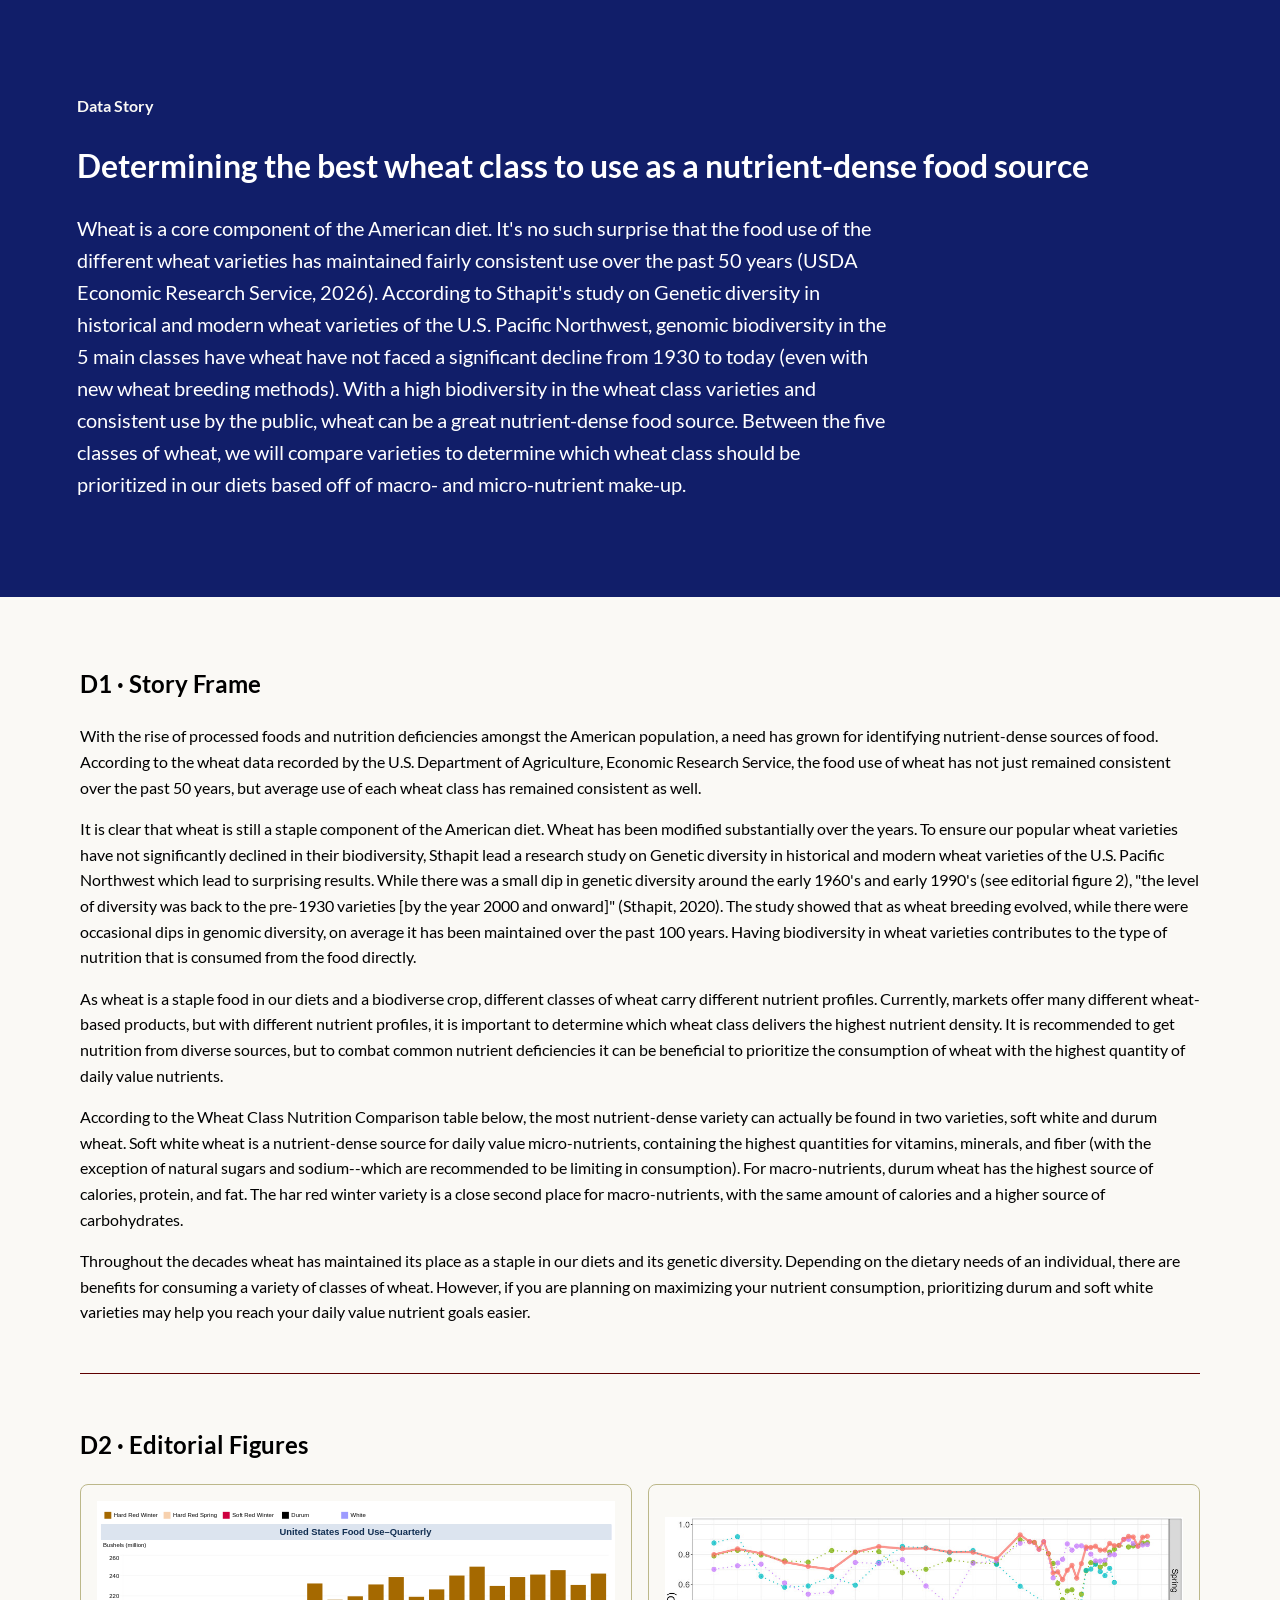
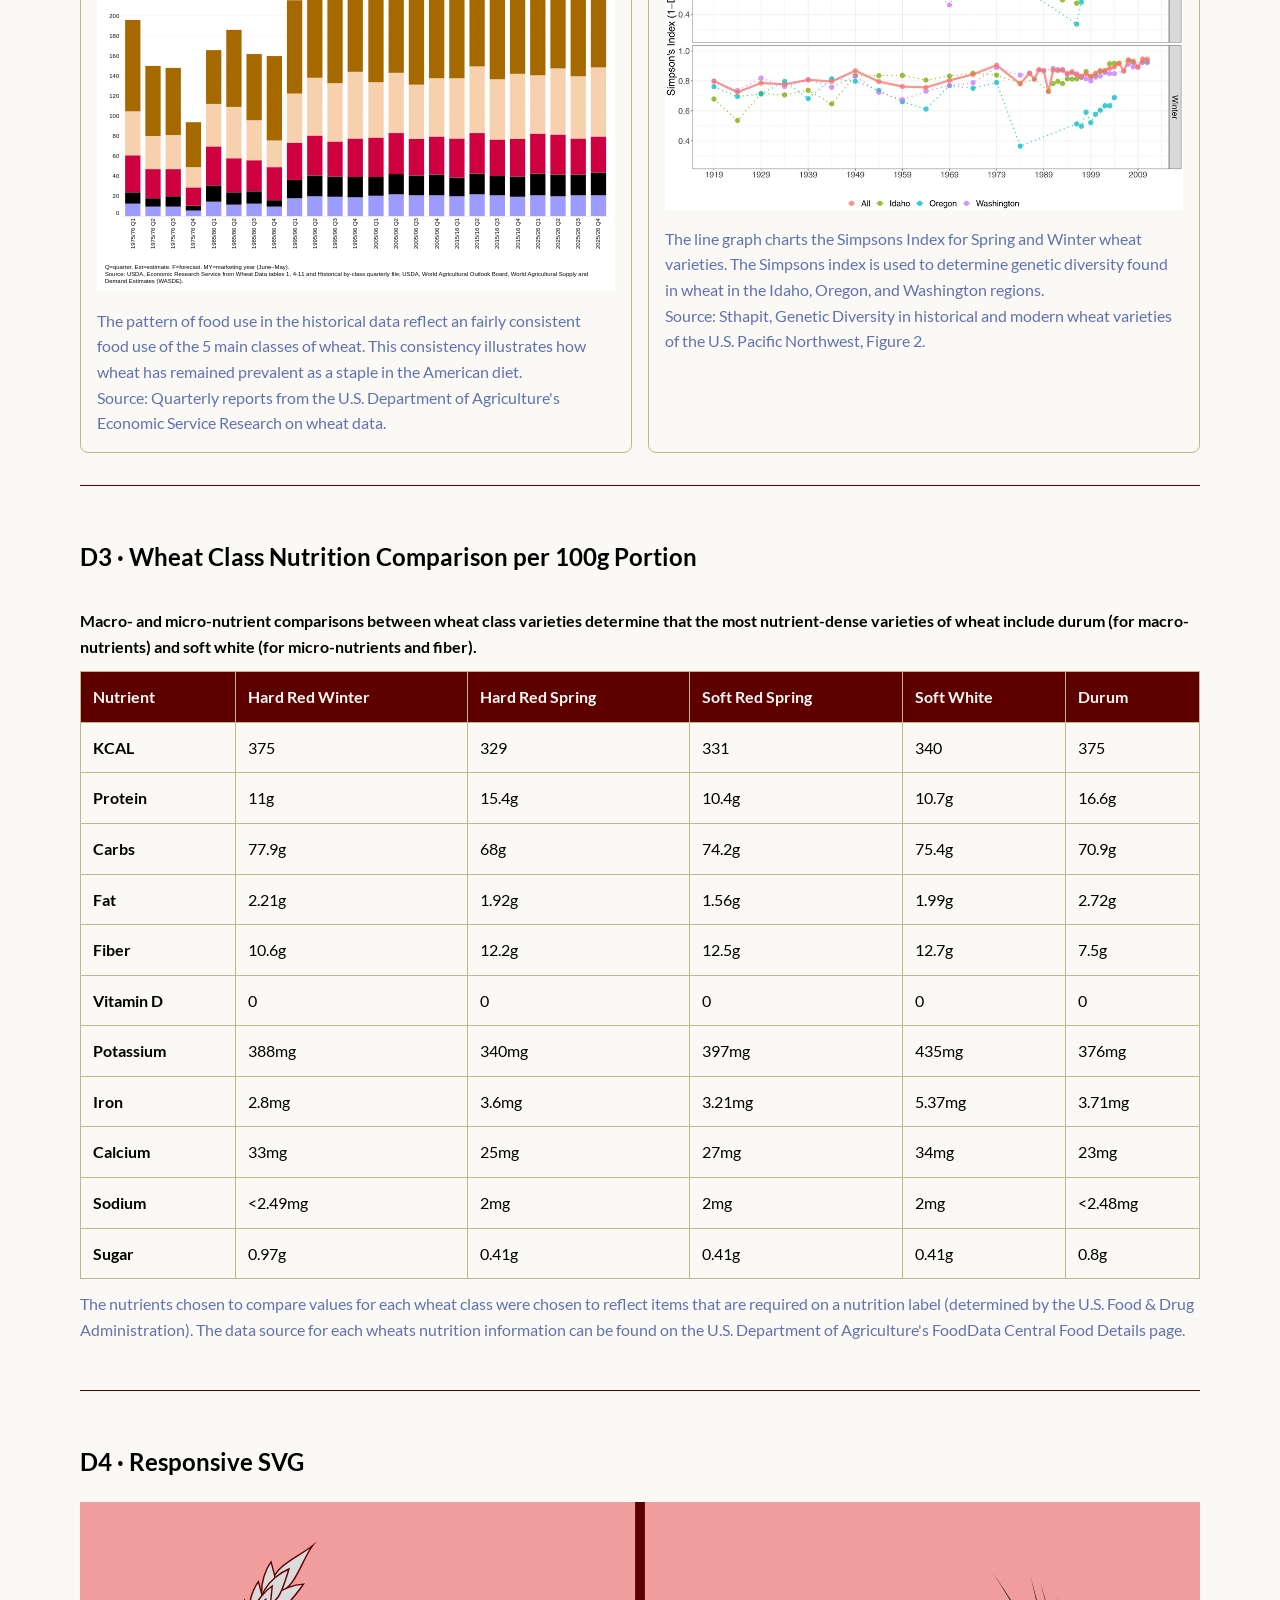
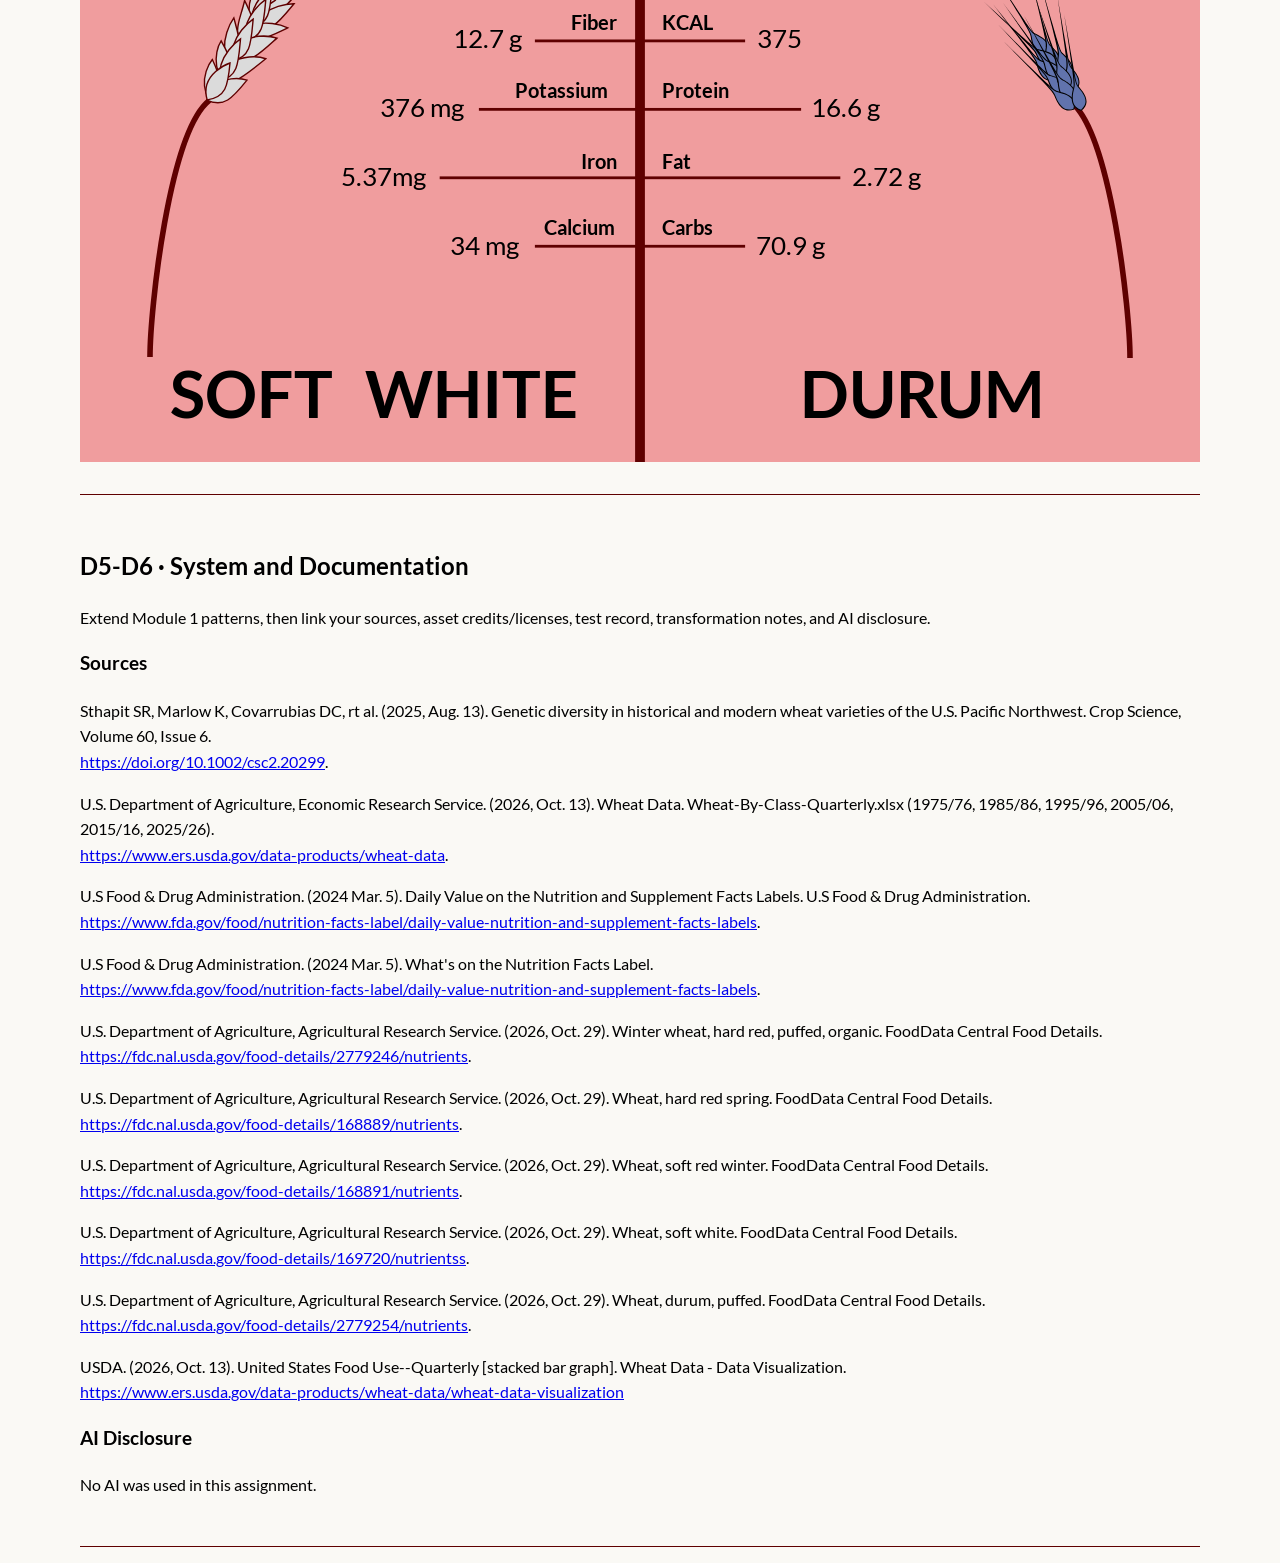
<file: ASSESSMENT-Data-Story-Starter/index.html>
<!doctype html>
<html lang="en"><head><meta charset="utf-8">
    <meta name="viewport" content="width=device-width, initial-scale=1">
    <title>Data Story</title><link rel="stylesheet" href="styles.css">
</head>
<body>
    <header class="story-header">
        <p class="eyebrow">Data Story</p>
        <h1>Determining the best wheat class to use as a nutrient-dense food source</h1>
        <p class="lede">Wheat is a core component of the American diet. It&#39;s no such surprise 
            that the food use of the different wheat varieties has maintained fairly consistent 
            use over the past 50 years (USDA Economic Research Service, 2026). According to Sthapit&#39;s 
            study on Genetic diversity in historical and modern wheat varieties of the U.S. Pacific 
            Northwest, genomic biodiversity in the 5 main classes have wheat have not faced a significant 
            decline from 1930 to today (even with new wheat breeding methods). With a high biodiversity 
            in the wheat class varieties and consistent use by the public, wheat can be a great 
            nutrient-dense food source. Between the five classes of wheat, we will compare varieties 
            to determine which wheat class should be prioritized in our diets based off of macro- and 
            micro-nutrient make-up. </p>
    </header>
    <main>
        <section id="story-frame">
            <h2>D1 · Story Frame</h2>
            <p>
                With the rise of processed foods and nutrition deficiencies amongst the American population, 
                a need has grown for identifying nutrient-dense sources of food. According to the wheat data 
                recorded by the U.S. Department of Agriculture, Economic Research Service, the food use of 
                wheat has not just remained consistent over the past 50 years, but average use of each wheat 
                class has remained consistent as well. 
            </p>
            <p>
                It is clear that wheat is still a staple component of the American diet. Wheat has been modified 
                substantially over the years. To ensure our popular wheat varieties have not significantly declined 
                in their biodiversity, Sthapit lead a research study on Genetic diversity in historical and modern 
                wheat varieties of the U.S. Pacific Northwest which lead to surprising results. While there was a 
                small dip in genetic diversity around the early 1960&#39;s and early 1990&#39;s (see editorial figure 2), &quot;the level of diversity was 
                back to the pre-1930 varieties [by the year 2000 and onward]&quot; (Sthapit, 2020). The study showed that 
                as wheat breeding evolved, while there were occasional dips in genomic diversity, on average it has 
                been maintained over the past 100 years. Having biodiversity in wheat varieties contributes to the 
                type of nutrition that is consumed from the food directly. 
            </p>
            <p>
                As wheat is a staple food in our diets and a biodiverse crop, different classes of wheat carry 
                different nutrient profiles. Currently, markets offer many different wheat-based products, but 
                with different nutrient profiles, it is important to determine which wheat class delivers the highest 
                nutrient density. It is recommended to get nutrition from diverse sources, but to combat common 
                nutrient deficiencies it can be beneficial to prioritize the consumption of wheat with the highest 
                quantity of daily value nutrients. 
            </p>
            <p>
                According to the Wheat Class Nutrition Comparison table below, the most nutrient-dense variety can actually
                be found in two varieties, soft white and durum wheat. Soft white wheat is a nutrient-dense source for daily 
                value micro-nutrients, containing the highest quantities for vitamins, minerals, and fiber (with the exception of 
                natural sugars and sodium--which are recommended to be limiting in consumption). For macro-nutrients, durum wheat 
                has the highest source of calories, protein, and fat. The har red winter variety is a close second place for macro-nutrients,
                with the same amount of calories and a higher source of carbohydrates. 
            </p>
            <p>
                Throughout the decades wheat has maintained its place as a staple in our diets and its genetic diversity. Depending on 
                the dietary needs of an individual, there are benefits for consuming a variety of classes of wheat. However, if you are 
                planning on maximizing your nutrient consumption, prioritizing durum and soft white varieties may help you reach 
                your daily value nutrient goals easier. 
            </p>
        </section>
        <section id="figures">
            <h2>D2 · Editorial Figures</h2>
            <div class="story-grid">
                <figure>
                    <img src="../images/USDA_Wheat_Food-Use.svg" 
                        alt="An area bar chart with quarterly comparisons of the five wheat class varieties for 
                            grow years 1975/76, 1985/86, 1995/96, 2005/06, 2015/16, and 2025/26. The overall trend 
                            show an increase from years 1975/76 and 1985/86, up to 1995/96. From that point forward,
                            a clear yearly pattern is fairly maintained and repeated each year." 
                        width="800" height="450">
                <figcaption>
                    The pattern of food use in the historical data reflect an fairly consistent food use of the 5 main classes of wheat. 
                    This consistency illustrates how wheat has remained prevalent as a staple in the 
                    American diet.<br>Source: Quarterly reports from the U.S. Department of Agriculture&#39;s Economic Service Research on 
                    wheat data.
                </figcaption>
                </figure>
                <figure>
                    <img src="../images/Wiley_Genetic-Diversity.jpg" 
                    alt="Line chart data presents a consistent average for genetic diversity
                        in Spring and Winter wheat varieties with a large drop (especially for Oregon) from
                        1979 to 1999 when the genetic diversity started returning to its previous average
                         (around 0.8 on the Simpson Index)." 
                    width="800" height="450" id="gene-tracker-img">
                    <figcaption>The line graph charts the Simpsons Index for Spring and Winter wheat 
                        varieties. The Simpsons index is used to determine genetic diversity found in 
                        wheat in the Idaho, Oregon, and Washington regions. 
                        <br>Source: Sthapit, Genetic Diversity in historical and modern wheat varieties 
                        of the U.S. Pacific Northwest, Figure 2.
                    </figcaption>
                </figure>
            </div>
        </section>
        <section id="data-table">
            <h2>D3 · Wheat Class Nutrition Comparison per 100g Portion</h2>
            <div class="table-region" role="region" aria-label="Replace with a specific table label" tabindex="0">
                <table>
                    <caption>Macro- and micro-nutrient comparisons between wheat class varieties 
                        determine that the most nutrient-dense varieties of wheat include durum (for macro-nutrients)
                        and soft white (for micro-nutrients and fiber). 
                    </caption>
                    <thead>
                        <tr>
                            <th scope="col">Nutrient</th>
                            <th scope="col">Hard Red Winter</th>
                            <th scope="col">Hard Red Spring</th>
                            <th scope="col">Soft Red Spring</th>
                            <th scope="col">Soft White</th>
                            <th scope="col">Durum</th>
                        </tr>
                    </thead>
                    <tbody>
                        <tr>
                            <th scope="row">KCAL</th>
                            <td>375</td>
                            <td>329</td>
                            <td>331</td>
                            <td>340</td>
                            <td>375</td>
                        </tr>
                        <tr>
                            <th scope="row">Protein</th>
                            <td>11g</td>
                            <td>15.4g</td>
                            <td>10.4g</td>
                            <td>10.7g</td>
                            <td>16.6g</td>
                        </tr>
                        <tr>
                            <th scope="row">Carbs</th>
                            <td>77.9g</td>
                            <td>68g</td>
                            <td>74.2g</td>
                            <td>75.4g</td>
                            <td>70.9g</td>
                        </tr>
                        <tr>
                            <th scope="row">Fat</th>
                            <td>2.21g</td>
                            <td>1.92g</td>
                            <td>1.56g</td>
                            <td>1.99g</td>
                            <td>2.72g</td>
                        </tr>
                        <tr>
                            <th scope="row">Fiber</th>
                            <td>10.6g</td>
                            <td>12.2g</td>
                            <td>12.5g</td>
                            <td>12.7g</td>
                            <td>7.5g</td>
                        </tr>
                        <tr>
                            <th scope="row">Vitamin D</th>
                            <td>0</td>
                            <td>0</td>
                            <td>0</td>
                            <td>0</td>
                            <td>0</td>
                        </tr>
                        <tr>
                            <th scope="row">Potassium</th>
                            <td>388mg</td>
                            <td>340mg</td>
                            <td>397mg</td>
                            <td>435mg</td>
                            <td>376mg</td>
                        </tr>
                        <tr>
                            <th scope="row">Iron</th>
                            <td>2.8mg</td>
                            <td>3.6mg</td>
                            <td>3.21mg</td>
                            <td>5.37mg</td>
                            <td>3.71mg</td>
                        </tr>
                        <tr>
                            <th scope="row">Calcium</th>
                            <td>33mg</td>
                            <td>25mg</td>
                            <td>27mg</td>
                            <td>34mg</td>
                            <td>23mg</td>
                        </tr>
                        <tr>
                            <th scope="row">Sodium</th>
                            <td>&lt;2.49mg</td>
                            <td>2mg</td>
                            <td>2mg</td>
                            <td>2mg</td>
                            <td>&lt;2.48mg</td>
                        </tr>
                        <tr>
                            <th scope="row">Sugar</th>
                            <td>0.97g</td>
                            <td>0.41g</td>
                            <td>0.41g</td>
                            <td>0.41g</td>
                            <td>0.8g</td>
                        </tr>
                    </tbody>
                </table>
            </div>
            <p class="source-note">
                The nutrients chosen to compare values for each wheat 
                class were chosen to reflect items that are required on a nutrition label (determined by the U.S. Food &
                 Drug Administration). The data source for each wheats nutrition information can be found on the U.S. 
                 Department of Agriculture's FoodData Central Food Details page.
            </p>
        </section>
        <section id="vector-story">
            <h2>D4 · Responsive SVG</h2>
            <svg class="story-graphic" xmlns="http://www.w3.org/2000/svg" viewBox="0 0 800 400" white-space="preserve"
                aria-labelledby="An infographic featuring an illustration of soft white and durum 
                wheat varieties. There are bullets listing the nutrients that they have the highest amount 
                of nutrients in compared to other varieties (micro-nutrients for soft white and macro-nutrients for durum).">
                <title id="graphic-title">Top Wheat Choices</title>
                <desc id="graphic-desc">The infographic lists soft white's top nutrients in comparison to 
                    other varieties: 12.7g fiber, 376mg potassium, 5.37mg iron, and 34mg of calcium. 
                    For durum it list 375 calories, 16.6g protein, 2.72g fat, and 70.9g carbs (it should be 
                    noted that red hard winter wheat has higher carbs but for macro-nutrients durum is the most nutrient-dense).
                </desc>
                <defs>
                <style>
                .cls-1 {
                    letter-spacing: 0em;
                }

                .cls-2 {
                    font-size: 20px;
                }

                .cls-2, .cls-3 {
                    font-family: MyriadPro-Regular, 'Myriad Pro';
                }

                .cls-4 {
                    letter-spacing: 0em;
                }

                .cls-5, .cls-6, .cls-7, .cls-8 {
                    stroke: #000;
                    stroke-miterlimit: 10;
                }

                .cls-5, .cls-7 {
                    fill: #dbdbdb;
                }

                .cls-9 {
                    font-family: Lato-Heavy, Lato;
                    font-size: 14px;
                    font-weight: 800;
                }

                .cls-15 {
                    fill: #999;
                }

                .cls-6 {
                    stroke-width: 4px;
                }

                .cls-6, .cls-8 {
                    fill: none;
                }

                .cls-7 {
                    stroke-width: 1.1px;
                }

                .cls-3 {
                    font-size: 52px;
                }

                .cls-8 {
                    stroke-width: 7px;
                }

                .cls-23 {
                    fill: #e6e6e6;
                }

                </style>
                </defs>
                <g id="SVG_background">
                    <rect class="cls-23" width="800" height="400"/>
                </g>
                <g id="divider">
                    <line class="cls-8" x1="400" x2="400" y2="400"/>
                </g>
                <g id="label_lines">
                    <rect class="lines" id="LL_4" x="324.92" y="98.21" width="150.16" height="2"/>
                    <rect class="lines" id="LL_3" x="284.92" y="147.11" width="230.16" height="2"/>
                    <rect class="lines" id="LL_2" x="256.92" y="196" width="286.16" height="2"/>
                    <rect class="lines" id="LL_1" x="324.92" y="244.9" width="150.16" height="2"/>
                    <text class="cls-9" transform="translate(415.84 91.67)"><tspan x="0" y="0">KCAL</tspan></text>
                    <text class="cls-9" transform="translate(350.94 91.67)"><tspan x="0" y="0">Fiber</tspan></text>
                    <text class="cls-9" transform="translate(415.84 139.67)"><tspan x="0" y="0">Protein</tspan></text>
                    <text class="cls-9" transform="translate(318.6 139.67)"><tspan x="-8" y="0">Potassium</tspan></text>
                    <text class="cls-9" transform="translate(415.84 190.93)"><tspan x="0" y="0">Fat</tspan></text>
                    <text class="cls-9" transform="translate(357.97 190.93)"><tspan x="0" y="0">Iron</tspan></text>
                    <text class="cls-9" transform="translate(415.84 237.75)"><tspan x="0" y="0">Carbs</tspan></text>
                    <text class="cls-9" transform="translate(333.14 237.75)"><tspan x="-2" y="0">Calcium</tspan></text>
                    <text class="cls-2" transform="translate(483.32 104.55)"><tspan x="0" y="0">375</tspan></text>
                    <text class="cls-2" transform="translate(266.52 104.55)"><tspan x="0" y="0">12.7 g</tspan></text>
                    <text class="cls-2" transform="translate(522.16 153.74)"><tspan x="0" y="0">16.6 g</tspan></text>
                    <text class="cls-2" transform="translate(214.01 153.74)"><tspan x="0" y="0">376 mg</tspan></text>
                    <text class="cls-2" transform="translate(551.33 202.63)"><tspan x="0" y="0">2.72 g</tspan></text>
                    <text class="cls-2" transform="translate(186.43 202.63)"><tspan x="0" y="0">5.37mg</tspan></text>
                    <text class="cls-2" transform="translate(483.08 251.9)"><tspan x="0" y="0">70.9 g</tspan></text>
                    <text class="cls-2" transform="translate(264.49 251.9)"><tspan x="0" y="0">34 mg</tspan></text>
                </g>
                <g id="Text_Soft-white">
                    <text class="cls-3" transform="translate(203.9 368.52)"><tspan x="0" y="0">WHITE</tspan></text>
                    <text class="cls-3" transform="translate(64.24 368.52)"><tspan x="0" y="0">SOFT</tspan></text>
                </g>
                <g id="Text_Durum">
                    <text class="cls-3" transform="translate(514.15 368.46)"><tspan x="0" y="0">DURUM</tspan></text>
                </g>
                <g id="Soft-White">
                    <path id="sw_stem" class="cls-6" d="M50,325c0-33.13,13.55-160.85,42.64-183.47"/>
                    <g id="wheat-berry">
                    <path id="sw_wb_top" class="cls-5" d="M135.94,64.76c-.72-18.85,18.18-23.79,30.08-33.47-8.78,11.48-13.4,36.92-30.08,33.47Z"/>
                    <path id="sw_wb_r6_a" class="cls-5" d="M132.83,75.59c-8.58-16.09,3.61-32.81,3.61-32.81,4.47,16.37,8.01,26.29-3.61,32.81Z"/>
                    <path id="sw_wb_r6_c" class="cls-5" d="M131.63,76.07c7.35-16.68,28.04-17.43,28.04-17.43-10.11,13.63-15.73,22.54-28.04,17.43Z"/>
                    <path id="sw_wb_r6_b" class="cls-5" d="M128.58,73.61c1.4-18.18,20.67-25.74,20.67-25.74-5.02,16.21-7.36,26.48-20.67,25.74Z"/>
                    <path id="sw_wb_r5_a" class="cls-5" d="M123.8,89.7c-8.58-16.09,3.61-32.81,3.61-32.81,4.47,16.37,8.01,26.29-3.61,32.81Z"/>
                    <path id="sw_wb_r5_c" class="cls-5" d="M124.01,88.61c8.2-16.28,28.89-15.97,28.89-15.97-10.8,13.09-16.86,21.71-28.89,15.97Z"/>
                    <path id="sw_wb_r5_b" class="cls-5" d="M122.51,89.54c-2.47-18.06,14.77-29.53,14.77-29.53-1.49,16.9-1.6,27.44-14.77,29.53Z"/>
                    <path id="sw_wb_r4_a" class="cls-5" d="M119.64,103.32c-12.52-8.5-5.37-18.11-2.04-32.95,7.19,15.37,12.38,24.54,2.04,32.95Z"/>
                    <path id="sw_wb_r4_c" class="cls-5" d="M115.47,92.28c14.26-11.36,32.92-2.42,32.92-2.42-15.29,7.37-24.4,12.66-32.92,2.42Z"/>
                    <path id="sw_wb_r4_b" class="cls-5" d="M117.94,99.06c-2.47-18.06,14.77-29.53,14.77-29.53-1.49,16.9-1.6,27.44-14.77,29.53Z"/>
                    <path id="sw_wb_r3_a" class="cls-5" d="M106.28,115.62c-8.58-16.09,3.61-32.81,3.61-32.81,4.47,16.37,8.01,26.29-3.61,32.81Z"/>
                    <path id="sw_wb_r3_c" class="cls-7" d="M106.73,110.08c10.97-20.54,33.93-12.85,33.93-12.85-13.8,12.55-21.74,20.97-33.93,12.85Z"/>
                    <path id="sw_wb_r3_b" class="cls-5" d="M108.91,113.16c-2.47-18.06,14.77-29.53,14.77-29.53-1.49,16.9-1.6,27.44-14.77,29.53Z"/>
                    <path id="sw_wb_r2_a" class="cls-5" d="M101.16,127.42c-8.58-16.09-.35-28.21-.35-28.21,7.86,14.05,11.97,21.69.35,28.21Z"/>
                    <path id="sw_wb_r2_c" class="cls-5" d="M98.1,123.94c14.43-19.39,34.61-11.97,34.61-11.97-20.18,16.21-24.09,20.16-34.61,11.97Z"/>
                    <path id="sw_wb_r2_b" class="cls-5" d="M99.88,127.27c-2.47-18.06,14.77-29.53,14.77-29.53-1.49,16.9-1.6,27.44-14.77,29.53Z"/>
                    <path id="sw_wb_r1_a" class="cls-5" d="M92.13,141.53c-8.58-16.09,2.39-29.02,2.39-29.02,5.85,12.33,9.23,22.5-2.39,29.02Z"/>
                    <path id="sw_wb_r1_c" class="cls-5" d="M90.6,141.47c7.93-21.42,28.68-14.2,28.68-14.2-10.62,13.23-16.57,19.78-28.68,14.2Z"/>
                    <path id="sw_wb_r1_b" class="cls-5" d="M90.84,141.37c-5.59-18.76,16.3-26.39,16.3-26.39-1.49,16.9-3.13,24.31-16.3,26.39Z"/>
                    </g>
                </g>
                <g id="Durum">
                    <path id="d_stem" class="cls-6" d="M750,325.77c0-33.13-13.55-160.85-42.64-183.47"/>
                    <g id="wheat-berry-2" data-name="wheat-berry">
                    <g id="d_wb_r4_top">
                        <path class="cls-15" d="M689.01,108.99c-7.45,0-8.88-8.71-9.48-12.43l-.06-.38c-.39-2.31-1.48-4.58-12.59-22.61,11.39,17.29,12.65,19,14.89,20.46.37.24.9.51,1.57.86,2.64,1.36,7.05,3.63,8.26,7.48.62,1.96.33,4.14-.87,6.48-.6.09-1.18.14-1.72.14Z"/>
                        <path class="d-outline" d="M676.03,87.96c3.12,4.49,4.14,5.48,5.53,6.38.39.25.92.53,1.6.88,2.58,1.33,6.91,3.56,8.08,7.26.57,1.81.32,3.84-.76,6.03-.51.07-1,.11-1.48.11-7.13,0-8.52-8.49-9.11-12.12l-.06-.38c-.25-1.5-.72-2.86-3.8-8.16h0ZM652.2,50.59c24.82,39.98,26.39,42.67,26.89,45.66.57,3.4,1.87,13.12,9.92,13.12.62,0,1.27-.06,1.97-.18,5.19-9.88-6.5-13.84-9.01-15.47-2.91-1.89-4.48-4.75-29.77-43.13h0Z"/>
                    </g>
                    <g id="d_wb_r4_c">
                        <path class="cls-15" d="M697.01,119.36c-2.42-.39-4.26-1.42-5.47-3.06-2.67-3.62-1.77-9.36-1.34-12.11l.06-.38c.36-2.34.08-4.58-4.88-25.36,5.4,19.93,6.07,21.95,7.74,24.03.28.34.7.77,1.22,1.31,2.08,2.11,5.56,5.65,5.51,9.69-.02,2.05-.98,4.03-2.85,5.89Z"/>
                        <path class="d-outline" d="M689.57,94.92c1.56,5.24,2.22,6.49,3.26,7.79.29.36.71.79,1.25,1.34,2.04,2.07,5.45,5.54,5.41,9.42-.02,1.9-.9,3.74-2.6,5.49-2.23-.4-3.92-1.37-5.04-2.88-2.57-3.49-1.69-9.13-1.27-11.83l.06-.38c.23-1.5.21-2.95-1.06-8.94h0ZM678.6,51.98c11.1,45.73,11.75,48.78,11.29,51.77-.56,3.67-2.6,14.57,7.25,16.01,8.01-7.77-1.85-15.18-3.73-17.51-2.18-2.71-2.77-5.91-14.82-50.27h0Z"/>
                    </g>
                    <g id="d_wb_r4_a">
                        <path class="cls-15" d="M693.34,118.58c-5.84,0-8.9-6.98-10.21-9.96l-.15-.35c-.95-2.14-2.58-4.07-17.82-18.77,15.34,13.92,16.98,15.26,19.52,16.12.42.14,1,.27,1.74.44,2.89.66,7.73,1.77,9.86,5.19,1.08,1.74,1.34,3.93.77,6.49-1.29.56-2.53.84-3.7.84Z"/>
                        <path d="M677.61,101.16c4.14,3.57,5.37,4.27,6.94,4.81.44.15,1.03.28,1.77.45,2.83.65,7.58,1.73,9.63,5.02,1,1.61,1.26,3.64.77,6.03-1.18.49-2.31.73-3.38.73-5.59,0-8.59-6.82-9.87-9.73l-.15-.35c-.62-1.39-1.41-2.6-5.71-6.96h0ZM645.23,70.89c33.99,32.55,36.18,34.76,37.4,37.53,1.26,2.85,4.38,10.53,10.71,10.53,1.22,0,2.56-.29,4.03-.95,2.57-10.86-9.73-11.79-12.57-12.75-3.29-1.11-5.52-3.49-39.57-34.36h0Z"/>
                    </g>
                    <g id="d_wb_r3_c">
                        <path class="cls-15" d="M705.89,124.98c-2.43-.34-4.29-1.34-5.53-2.95-2.74-3.57-1.95-9.32-1.58-12.09l.05-.38c.31-2.32-.07-4.82-5.4-25.32,5.81,19.88,6.52,21.89,8.24,23.94.28.34.71.76,1.25,1.28,2.12,2.07,5.67,5.54,5.7,9.57.02,2.05-.9,4.05-2.73,5.94Z"/>
                        <path d="M697.97,100.7c1.67,5.21,2.35,6.45,3.41,7.72.3.35.73.78,1.28,1.31,2.08,2.03,5.56,5.43,5.59,9.31.01,1.9-.82,3.76-2.49,5.54-2.23-.35-3.95-1.29-5.1-2.78-2.64-3.44-1.87-9.09-1.5-11.81l.05-.38c.2-1.51.15-2.95-1.24-8.91h0ZM686.15,57.97c12,45.5,12.71,48.54,12.31,51.54-.49,3.68-2.31,14.62,7.57,15.86,7.86-7.92-2.15-15.14-4.07-17.44-2.23-2.67-2.88-5.86-15.81-49.97h0Z"/>
                    </g>
                    <g id="d_wb_r3_a">
                        <path class="cls-15" d="M693.36,127.24c-6.72,0-8.86-8.06-9.77-11.5l-.1-.37c-.61-2.26-1.92-4.42-14.72-21.28,13.01,16.1,14.44,17.68,16.81,18.91.39.2.95.42,1.65.7,2.75,1.1,7.37,2.93,8.95,6.64.8,1.89.73,4.08-.23,6.53-.9.23-1.77.35-2.58.35Z"/>
                        <path d="M679.28,107.53c3.54,4.16,4.65,5.05,6.12,5.81.41.21.97.44,1.68.72,2.7,1.07,7.22,2.87,8.74,6.44.75,1.75.69,3.79-.17,6.07-.8.2-1.57.29-2.3.29-6.43,0-8.52-7.86-9.41-11.22l-.1-.37c-.39-1.47-1-2.78-4.57-7.75h0ZM651.92,72.65c28.59,37.38,30.42,39.9,31.2,42.83.86,3.2,2.97,12.14,10.23,12.14.88,0,1.83-.13,2.86-.41,4.2-10.34-7.81-13.14-10.47-14.53-3.08-1.6-4.92-4.29-33.82-40.03h0Z"/>
                    </g>
                    <g id="d_wb_r3_b">
                        <path class="cls-15" d="M698.62,128.08c-7.01,0-8.86-8.34-9.65-11.9l-.08-.37c-.52-2.29-1.74-4.5-13.84-21.87,12.34,16.63,13.7,18.26,16.02,19.59.38.22.93.46,1.62.77,2.71,1.21,7.24,3.23,8.67,7,.73,1.92.56,4.11-.5,6.52-.78.17-1.53.25-2.23.25Z"/>
                        <path d="M685,107.79c3.37,4.31,4.44,5.24,5.88,6.06.4.23.95.48,1.65.79,2.65,1.18,7.1,3.17,8.47,6.79.67,1.78.53,3.81-.42,6.06-.68.14-1.34.21-1.97.21-6.7,0-8.51-8.13-9.28-11.6l-.08-.37c-.33-1.48-.88-2.82-4.25-7.93h0ZM659.11,71.81c27.03,38.52,28.75,41.12,29.41,44.07.74,3.29,2.52,12.56,10.1,12.56.77,0,1.6-.1,2.5-.3,4.62-10.16-7.26-13.45-9.86-14.94-3.01-1.73-4.74-4.49-32.15-41.39h0Z"/>
                    </g>
                    <g id="d_wb_r2_c">
                        <path class="cls-15" d="M710.19,135.2c-2.38-.61-4.11-1.8-5.17-3.55-2.33-3.85-.91-9.48-.23-12.19l.09-.37c.57-2.3.5-4.55-2.55-25.69,3.57,20.33,4.05,22.4,5.52,24.63.24.37.62.83,1.1,1.41,1.88,2.29,5.02,6.13,4.61,10.15-.21,2.04-1.34,3.93-3.37,5.6Z"/>
                        <path d="M705,110.19c1.08,5.36,1.62,6.67,2.54,8.05.25.38.64.85,1.12,1.44,1.84,2.25,4.92,6.01,4.52,9.87-.2,1.89-1.23,3.65-3.09,5.23-2.18-.6-3.78-1.72-4.76-3.33-2.25-3.71-.86-9.24-.19-11.9l.09-.37c.37-1.47.48-2.92-.24-9h0ZM697.99,66.42c6.89,46.55,7.26,49.65,6.53,52.58-.89,3.6-3.92,14.27,5.76,16.6,8.69-7.01-.46-15.28-2.12-17.78-1.92-2.9-2.22-6.14-10.18-51.41h0Z"/>
                    </g>
                    <g id="d_wb_r2_a">
                        <path class="cls-15" d="M701.53,137.43c-6.11,0-8.88-7.35-10.07-10.49l-.14-.36c-.83-2.19-2.36-4.2-16.81-19.68,14.58,14.7,16.16,16.13,18.64,17.12.41.16.98.33,1.71.53,2.85.81,7.63,2.17,9.58,5.7.99,1.8,1.14,3.99.43,6.52-1.17.43-2.29.66-3.35.66Z"/>
                        <path d="M686.34,119.21c3.95,3.78,5.14,4.55,6.68,5.16.43.17,1.01.34,1.75.54,2.8.79,7.48,2.13,9.35,5.52.92,1.66,1.07,3.7.45,6.06-1.06.38-2.08.57-3.04.57-5.85,0-8.56-7.18-9.72-10.25l-.14-.36c-.54-1.42-1.27-2.67-5.34-7.25h0ZM655.59,87.28c32.23,34.28,34.31,36.61,35.39,39.44,1.13,2.97,3.94,11.09,10.56,11.09,1.11,0,2.32-.23,3.66-.75,3.13-10.71-9.1-12.28-11.89-13.39-3.23-1.28-5.33-3.77-37.71-36.39h0Z"/>
                    </g>
                    <g id="d_wb_r2_b">
                        <path class="cls-15" d="M705.81,133.68c-2.44-.2-4.36-1.08-5.7-2.62-2.94-3.4-2.5-9.19-2.29-11.97l.03-.38c.17-2.34-.36-4.81-6.88-24.94,6.97,19.49,7.8,21.45,9.63,23.4.3.32.75.71,1.32,1.21,2.24,1.94,5.99,5.2,6.26,9.22.14,2.05-.66,4.1-2.38,6.09Z"/>
                        <path d="M696.47,109.91c1.97,5.1,2.72,6.3,3.86,7.51.32.34.77.73,1.35,1.23,2.2,1.91,5.87,5.09,6.13,8.96.13,1.9-.6,3.8-2.16,5.68-2.25-.22-4.02-1.05-5.25-2.48-2.84-3.28-2.41-8.96-2.2-11.7l.03-.38c.11-1.52-.02-2.95-1.76-8.83h0ZM682.15,67.96c14.66,44.71,15.55,47.7,15.33,50.72-.27,3.7-1.45,14.73,8.49,15.39,7.38-8.37-3.04-14.98-5.09-17.17-2.38-2.53-3.23-5.67-18.73-48.94h0Z"/>
                    </g>
                    <g id="d_wb_r1_b">
                        <path class="cls-15" d="M708.04,141.88c-8.02,0-8.93-9.13-9.32-13.03l-.04-.38c-.24-2.33-1.19-4.67-11.13-23.37,10.27,17.98,11.42,19.77,13.57,21.36.35.26.87.57,1.51.96,2.54,1.52,6.8,4.07,7.77,7.99.49,1.99.06,4.15-1.28,6.41-.37.04-.74.05-1.09.05Z"/>
                        <path d="M695.78,120.05c2.83,4.68,3.78,5.73,5.11,6.72.37.28.89.59,1.54.98,2.49,1.49,6.67,3.99,7.6,7.76.46,1.84.07,3.85-1.14,5.97-.3.02-.58.03-.86.03-7.68,0-8.57-8.89-8.94-12.69l-.04-.38c-.15-1.51-.54-2.9-3.27-8.38h0ZM674.36,81.24c22.24,41.47,23.64,44.26,23.94,47.27.36,3.52,1.07,13.75,9.73,13.75.42,0,.86-.02,1.32-.07,5.8-9.53-5.61-14.22-8.01-16.01-2.79-2.07-4.17-5.03-26.98-44.93h0Z"/>
                    </g>
                    <g id="d_wb_r1_a">
                        <path class="cls-15" d="M706.43,148.62c-6,0-8.89-7.21-10.12-10.29l-.14-.35c-.88-2.17-2.44-4.15-17.19-19.34,14.86,14.41,16.47,15.8,18.97,16.74.41.15.99.31,1.72.5,2.87.75,7.67,2.02,9.69,5.51,1.03,1.78,1.21,3.97.56,6.51-1.21.48-2.39.72-3.48.72Z"/>
                        <path d="M691.03,130.69c4.02,3.7,5.23,4.45,6.78,5.03.43.16,1.02.32,1.76.51,2.81.74,7.52,1.98,9.46,5.33.95,1.64,1.14,3.68.57,6.05-1.11.42-2.17.63-3.17.63-5.75,0-8.57-7.05-9.78-10.05l-.14-.36c-.57-1.41-1.33-2.64-5.48-7.14h0ZM659.66,99.38c32.9,33.64,35.02,35.93,36.16,38.73,1.18,2.92,4.11,10.88,10.61,10.88,1.15,0,2.41-.25,3.8-.82,2.92-10.77-9.34-12.1-12.15-13.15-3.25-1.22-5.4-3.67-38.42-35.64h0Z"/>
                    </g>
                    <g id="d_wb_r1_c">
                        <path class="cls-15" d="M715.19,148.75c-2.37-.61-4.11-1.8-5.17-3.55-2.33-3.85-.91-9.48-.23-12.19l.09-.37c.56-2.28.46-4.8-2.56-25.75,3.58,20.39,4.06,22.46,5.53,24.69.24.37.62.83,1.1,1.41,1.88,2.29,5.02,6.13,4.61,10.15-.21,2.04-1.35,3.93-3.37,5.6Z"/>
                        <path d="M710,123.74c1.08,5.36,1.62,6.67,2.54,8.05.25.38.64.85,1.12,1.44,1.84,2.25,4.92,6.01,4.52,9.87-.2,1.89-1.23,3.65-3.09,5.23-2.18-.6-3.78-1.72-4.76-3.33-2.25-3.71-.86-9.24-.19-11.9l.09-.37c.37-1.47.48-2.92-.24-9h0ZM702.98,79.98c6.89,46.55,7.26,49.65,6.53,52.58-.89,3.6-3.92,14.27,5.76,16.6,8.69-7.01-.46-15.28-2.12-17.78-1.92-2.9-2.22-6.14-10.18-51.41h0Z"/>
                    </g>
                    </g>
                </g>
            </svg>
        </section>
        <section id="documentation">
            <h2>D5-D6 · System and Documentation</h2>
                <p>Extend Module 1 patterns, then link your sources, asset credits/licenses, test record, transformation notes, and AI disclosure.</p>
            <h3>Sources</h3>
                <p>Sthapit SR, Marlow K, Covarrubias DC, rt al. (2025, Aug. 13). Genetic diversity in historical and modern wheat varieties of the U.S. Pacific Northwest. Crop Science, Volume 60, Issue 6. <br><a href="https://doi.org/10.1002/csc2.20299">https://doi.org/10.1002/csc2.20299</a>.</p>
                <p>U.S. Department of Agriculture, Economic Research Service. (2026, Oct. 13). Wheat Data. Wheat-By-Class-Quarterly.xlsx (1975/76, 1985/86, 1995/96, 2005/06, 2015/16, 2025/26). <br><a href=”https://www.ers.usda.gov/data-products/wheat-data”>https://www.ers.usda.gov/data-products/wheat-data</a>.</p>
                <p>U.S Food & Drug Administration. (2024 Mar. 5). Daily Value on the Nutrition and Supplement Facts Labels. U.S Food & Drug Administration. <br><a href="https://www.fda.gov/food/nutrition-facts-label/daily-value-nutrition-and-supplement-facts-labels">https://www.fda.gov/food/nutrition-facts-label/daily-value-nutrition-and-supplement-facts-labels</a>.</p>
                <p>U.S Food & Drug Administration. (2024 Mar. 5). What&#39;s on the Nutrition Facts Label. <br><a href=”https://www.fda.gov/food/nutrition-facts-label/daily-value-nutrition-and-supplement-facts-labels”>https://www.fda.gov/food/nutrition-facts-label/daily-value-nutrition-and-supplement-facts-labels</a>.</p>
                <p>U.S. Department of Agriculture, Agricultural Research Service. (2026, Oct. 29). Winter wheat, hard red, puffed, organic. FoodData Central Food Details. <br><a href=”https://fdc.nal.usda.gov/food-details/2779246/nutrients”>https://fdc.nal.usda.gov/food-details/2779246/nutrients</a>.</p>
                <p>U.S. Department of Agriculture, Agricultural Research Service. (2026, Oct. 29). Wheat, hard red spring. FoodData Central Food Details. <br><a href=”https://fdc.nal.usda.gov/food-details/2779246/nutrients”> https://fdc.nal.usda.gov/food-details/168889/nutrients</a>.</p>
                <p>U.S. Department of Agriculture, Agricultural Research Service. (2026, Oct. 29). Wheat, soft red winter. FoodData Central Food Details. <br><a href=”https://fdc.nal.usda.gov/food-details/168891/nutrients”>https://fdc.nal.usda.gov/food-details/168891/nutrients</a>.</p>
                <p>U.S. Department of Agriculture, Agricultural Research Service. (2026, Oct. 29). Wheat, soft white. FoodData Central Food Details. <br><a href=”https://fdc.nal.usda.gov/food-details/169720/nutrients”>https://fdc.nal.usda.gov/food-details/169720/nutrientss</a>.</p>
                <p>U.S. Department of Agriculture, Agricultural Research Service. (2026, Oct. 29). Wheat, durum, puffed. FoodData Central Food Details. <br><a href=”https://fdc.nal.usda.gov/food-details/2779254/nutrients”>https://fdc.nal.usda.gov/food-details/2779254/nutrients</a>.</p>
                <p>USDA. (2026, Oct. 13). United States Food Use--Quarterly [stacked bar graph].  Wheat Data - Data Visualization. <br><a href="https://www.ers.usda.gov/data-products/wheat-data/wheat-data-visualization">https://www.ers.usda.gov/data-products/wheat-data/wheat-data-visualization</a></p>
            <h3>AI Disclosure</h3>
                <p>No AI was used in this assignment.</p>
            </section>
        </main>
    </body>
    </html>
</file>
<file: styles.css>
/* Font Imports 
    Lato is designed by Lukasz Dziedzic and licensed under the Open Font License. 
    Licensing Information: https://openfontlicense.org/ 
*/
@font-face {
    font-family: 'Lato';
    src: url('Web-Fonts/Lato-Regular.woff2') format('woff2');
    font-weight: normal;
    font-style: normal;
    font-display: swap;
}

@font-face {
    font-family: 'Lato';
    src: url('Web-Fonts/Lato-Bold.woff2') format('woff2');
    font-weight: bold;
    font-style: normal;
    font-display: swap;
}

@font-face {
    font-family: 'Lato';
    src: url('Web-Fonts/Lato-Black.woff2') format('woff2');
    font-weight: 900;
    font-style: normal;
    font-display: swap;
}

@font-face {
    font-family: 'Lato';
    src: url('Web-Fonts/Lato-Light.woff2') format('woff2');
    font-weight: 300;
    font-style: normal;
    font-display: swap;
}

/* Global Values */
:root{
    --font-body: "Lato", "Arial", sans-serif;
    --color-dark: #000000;
    --color-contrast: #111e69;
    --color-accent: #faf9f5;
    --color-muted: #4960ac;
    --color-border: #BCB88A;
    --color-altdark: #5f0000;
    --color-altaccent: #f09d9e;
    --font-size-svg-subtext: 1.15rem;
    --font-size-svg-headers: 2.9rem;
    --font-weight-bold: 700;
    --letter-spacing-svg-subtext: 5%;
    --space-3:1rem;
    --radius-card:.5rem;
    --measure:68ch;
}

*,*::before,*::after{
    box-sizing:border-box;
    font-family: var(--font-body);    
}

body{
    margin:0;
    color:var(--color-dark);
    background:var(--color-accent);
    font-family: var(--font-body);
    line-height:1.6;
}

/* Header */
.story-header{
    padding:clamp(2rem,6vw,5rem);
    background:var(--color-contrast);
    color:#fff;
}

.eyebrow{
    color:var(--color-accent);
    font-weight:700;
}

.lede{
    max-width:var(--measure);
    font-size:1.25rem;
}

/* main elements */
main{
    max-width:72rem;
    margin:auto;
    padding:var(--space-3);
}

section{
    padding-block:2rem;
    border-bottom:1px solid var(--color-altdark);
}

/* Images */
.story-grid{
    display:grid;
    gap:var(--space-3);
    grid-template-columns:repeat(auto-fit,minmax(min(100%,22rem),1fr));
}

figure{
    margin:0;padding:var(--space-3);
    border:1px solid var(--color-border);
    border-radius:var(--radius-card);
}

img,.story-graphic{
    display:block;
    max-width:100%;
    height:auto;
}

.test-image {
    max-width: 50vw;
    height: auto;
}

#gene-tracker-img {
    margin-top: 1rem;
    margin-bottom: 1rem;
}

figcaption,.source-note{
    margin-top:.75rem;
    color:var(--color-muted);
}

/* Tables */
.table-region{
    overflow-x:auto;
}

table{
    width:100%;
    min-width:46rem;
    border-collapse:collapse;
}

caption{
    text-align:left;
    font-weight:700;
    padding:.75rem 0;
}

th,td{
    padding:.75rem;
    border:1px solid var(--color-border);
    text-align:left;
}

thead{
    background:var(--color-altdark);
    color: var(--color-accent);
}

a:focus-visible, .table-region:focus-visible{
    outline:.2rem solid var(--color-contrast);
    outline-offset:.2rem;
}

/* Custom SVG */
svg .cls-2, svg .cls-3  {
    font-family: var(--font-body);
}
svg .cls-5, svg .cls-7 {
    fill: var(--color-altaccent);
}
svg .cls-2 {
    font-size: var(--font-size-svg-subtext);
}
svg .cls-3 {
    font-size: var(--font-size-svg-headers);
    font-weight: var(--font-weight-bold);
    fill: var(--color-dark);
}
svg .cls-9 {
    font-weight: var(--font-weight-bold);
    letter-spacing: var(--letter-spacing-svg-subtext);
}
svg .cls-15 {
    fill: var(--color-muted);
}
svg .cls-23 {
    fill: var(--color-altaccent);
}

svg .lines {
    fill: var(--color-altdark);
}
svg .cls-8, svg .cls-5, svg .cls-6, svg .cls-7 {
    stroke: var(--color-altdark);
}
</file>
<file: ASSESSMENT-Data-Story-Starter/styles.css>
/* Font Imports 
    Lato is designed by Lukasz Dziedzic and licensed under the Open Font License. 
    Licensing Information: https://openfontlicense.org/ 
*/
@font-face {
    font-family: 'Lato';
    src: url('../Web-Fonts/Lato-Regular.woff2') format('woff2');
    font-weight: normal;
    font-style: normal;
    font-display: swap;
}

@font-face {
    font-family: 'Lato';
    src: url('../Web-Fonts/Lato-Bold.woff2') format('woff2');
    font-weight: bold;
    font-style: normal;
    font-display: swap;
}

@font-face {
    font-family: 'Lato';
    src: url('..s/Web-Fonts/Lato-Black.woff2') format('woff2');
    font-weight: 900;
    font-style: normal;
    font-display: swap;
}

@font-face {
    font-family: 'Lato';
    src: url('../Web-Fonts/Lato-Light.woff2') format('woff2');
    font-weight: 300;
    font-style: normal;
    font-display: swap;
}

/* Global Values */
:root{
    --font-body: "Lato", "Arial", sans-serif;
    --color-dark: #000000;
    --color-contrast: #111e69;
    --color-accent: #faf9f5;
    --color-muted: #6173ad;
    --color-border: #BCB88A;
    --color-altdark: #5f0000;
    --color-altaccent: #f09d9e;
    --font-size-svg-subtext: 1.15rem;
    --font-size-svg-headers: 2.9rem;
    --font-weight-bold: 700;
    --letter-spacing-svg-subtext: 5%;
    --space-3:1rem;
    --radius-card:.5rem;
    --measure:68ch;
}

*,*::before,*::after{
    box-sizing:border-box;
    font-family: var(--font-body);    
}

body{
    margin:0;
    color:var(--color-dark);
    background:var(--color-accent);
    font-family:Arial,sans-serif;
    line-height:1.6;
}

/* Header */
.story-header{
    padding:clamp(2rem,6vw,5rem);
    background:var(--color-contrast);
    color:#fff;
}

.eyebrow{
    color:var(--color-accent);
    font-weight:700;
}

.lede{
    max-width:var(--measure);
    font-size:1.25rem;
}

/* main elements */
main{
    max-width:72rem;
    margin:auto;
    padding:var(--space-3);
}

section{
    padding-block:2rem;
    border-bottom:1px solid var(--color-altdark);
}

/* Images */
.story-grid{
    display:grid;
    gap:var(--space-3);
    grid-template-columns:repeat(auto-fit,minmax(min(100%,22rem),1fr));
}

figure{
    margin:0;padding:var(--space-3);
    border:1px solid var(--color-border);
    border-radius:var(--radius-card);
}

img,.story-graphic{
    display:block;
    max-width:100%;
    height:auto;
}


#gene-tracker-img {
    margin-top: 1rem;
    margin-bottom: 1rem;
}

figcaption,.source-note{
    margin-top:.75rem;
    color:var(--color-muted);
}

/* Tables */
.table-region{
    overflow-x:auto;
}

table{
    width:100%;
    min-width:46rem;
    border-collapse:collapse;
}

caption{
    text-align:left;
    font-weight:700;
    padding:.75rem 0;
}

th,td{
    padding:.75rem;
    border:1px solid var(--color-border);
    text-align:left;
}

thead{
    background:var(--color-altdark);
    color: var(--color-accent);
}

.table-region:focus-visible{
    outline:.2rem solid var(--color-contrast);
    outline-offset:.2rem;
}

/* Custom SVG */
svg .cls-2, svg .cls-3  {
    font-family: var(--font-body);
}
svg .cls-5, svg .cls-7 {
    fill: val(--color-altaccent);
}
svg .cls-2 {
    font-size: var(--font-size-svg-subtext);
}
svg .cls-3 {
    font-size: var(--font-size-svg-headers);
    font-weight: var(--font-weight-bold);
    fill: var(--color-dark);
}
svg .cls-9 {
    font-weight: var(--font-weight-bold);
    letter-spacing: var(--letter-spacing-svg-subtext);
}
svg .cls-15 {
    fill: var(--color-muted);
}
svg .cls-23 {
    fill: var(--color-altaccent);
}

svg .lines {
    fill: var(--color-altdark);
}
svg .cls-8, svg .cls-5, svg .cls-6, svg .cls-7 {
    stroke: var(--color-altdark);
}
</file>
